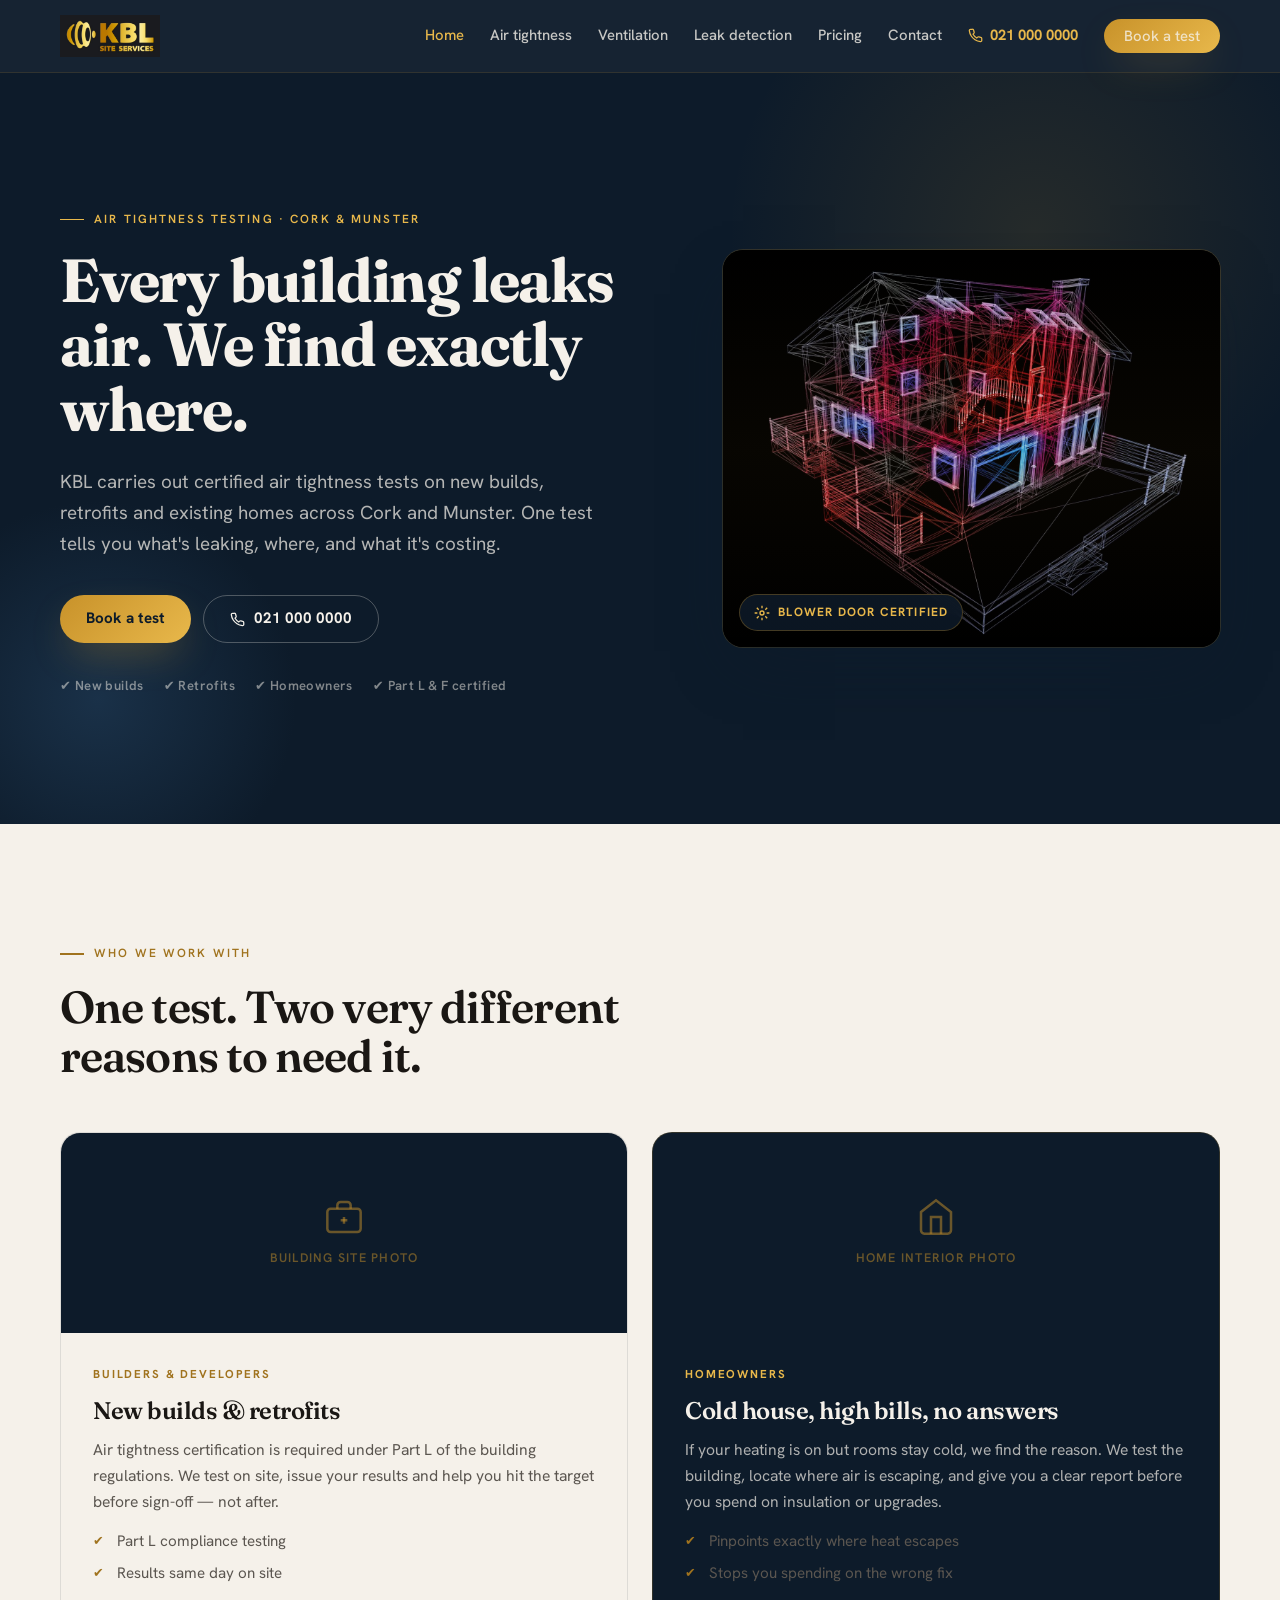
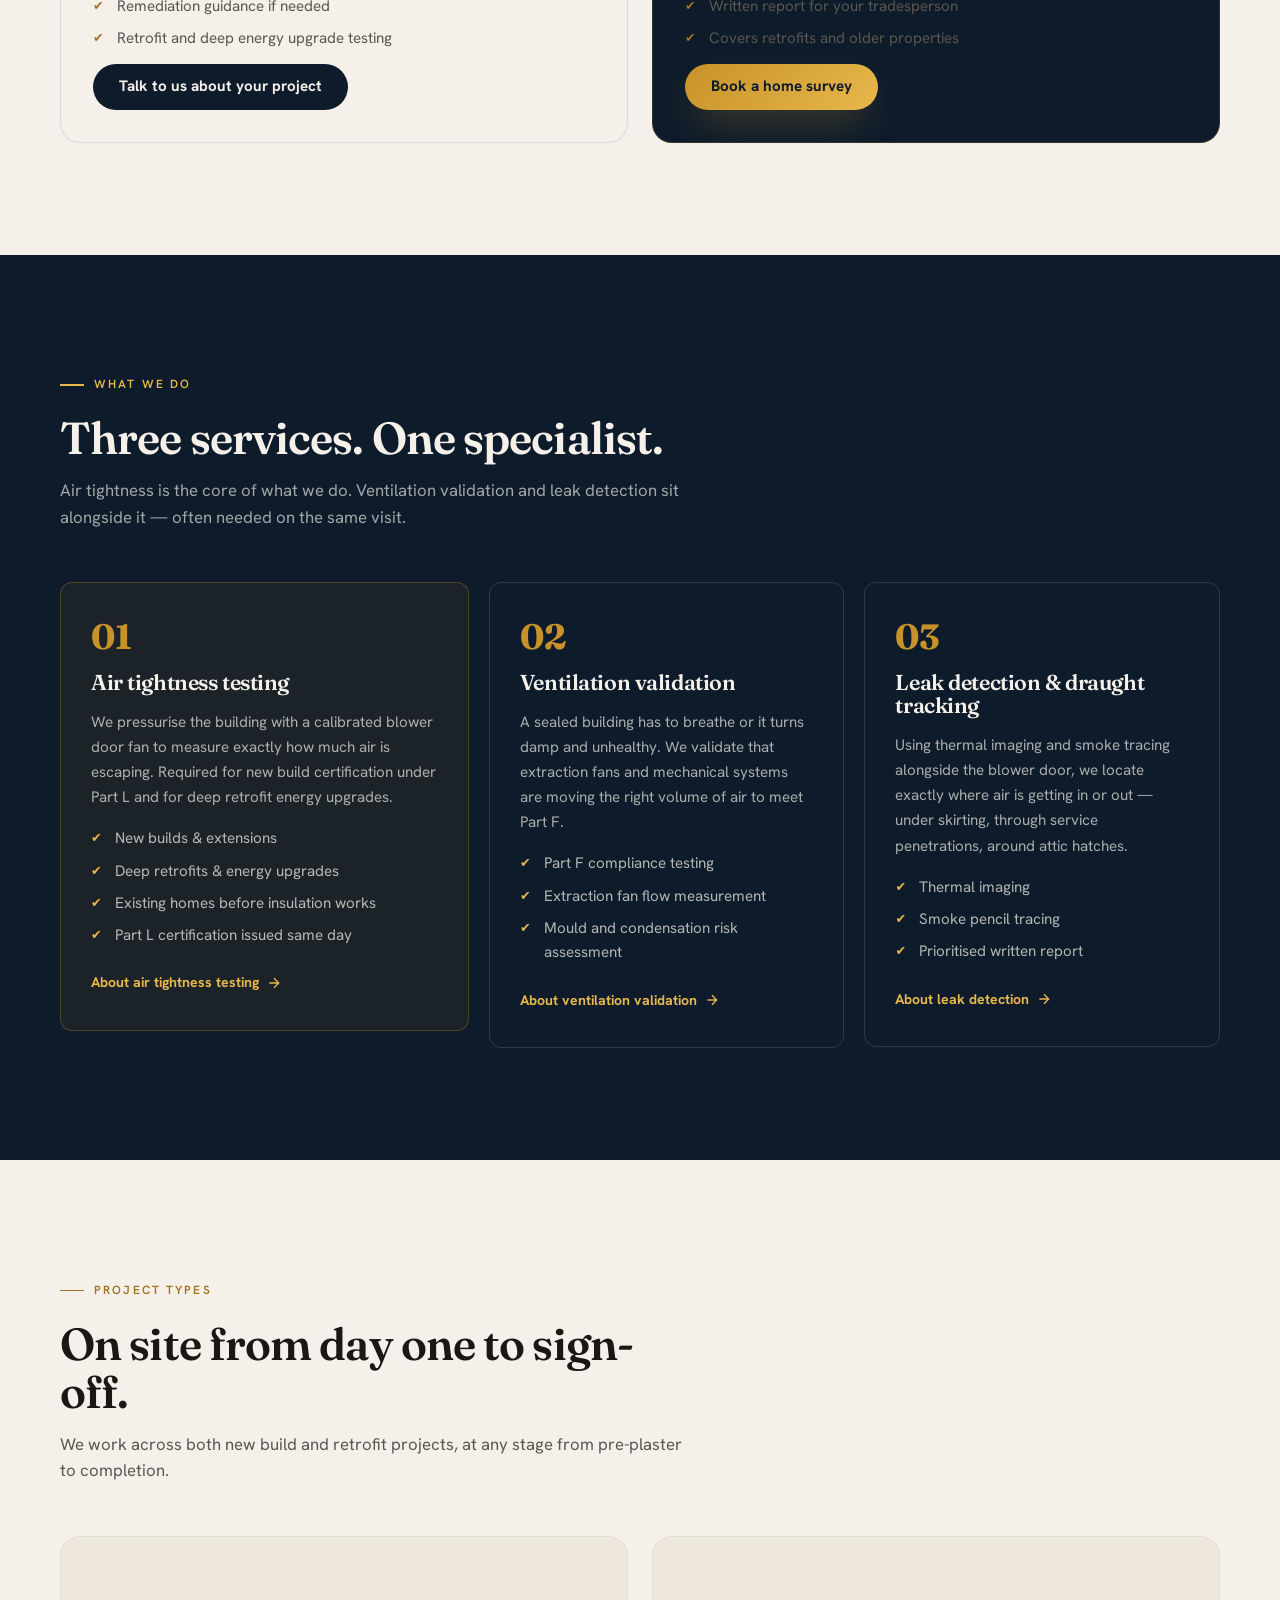
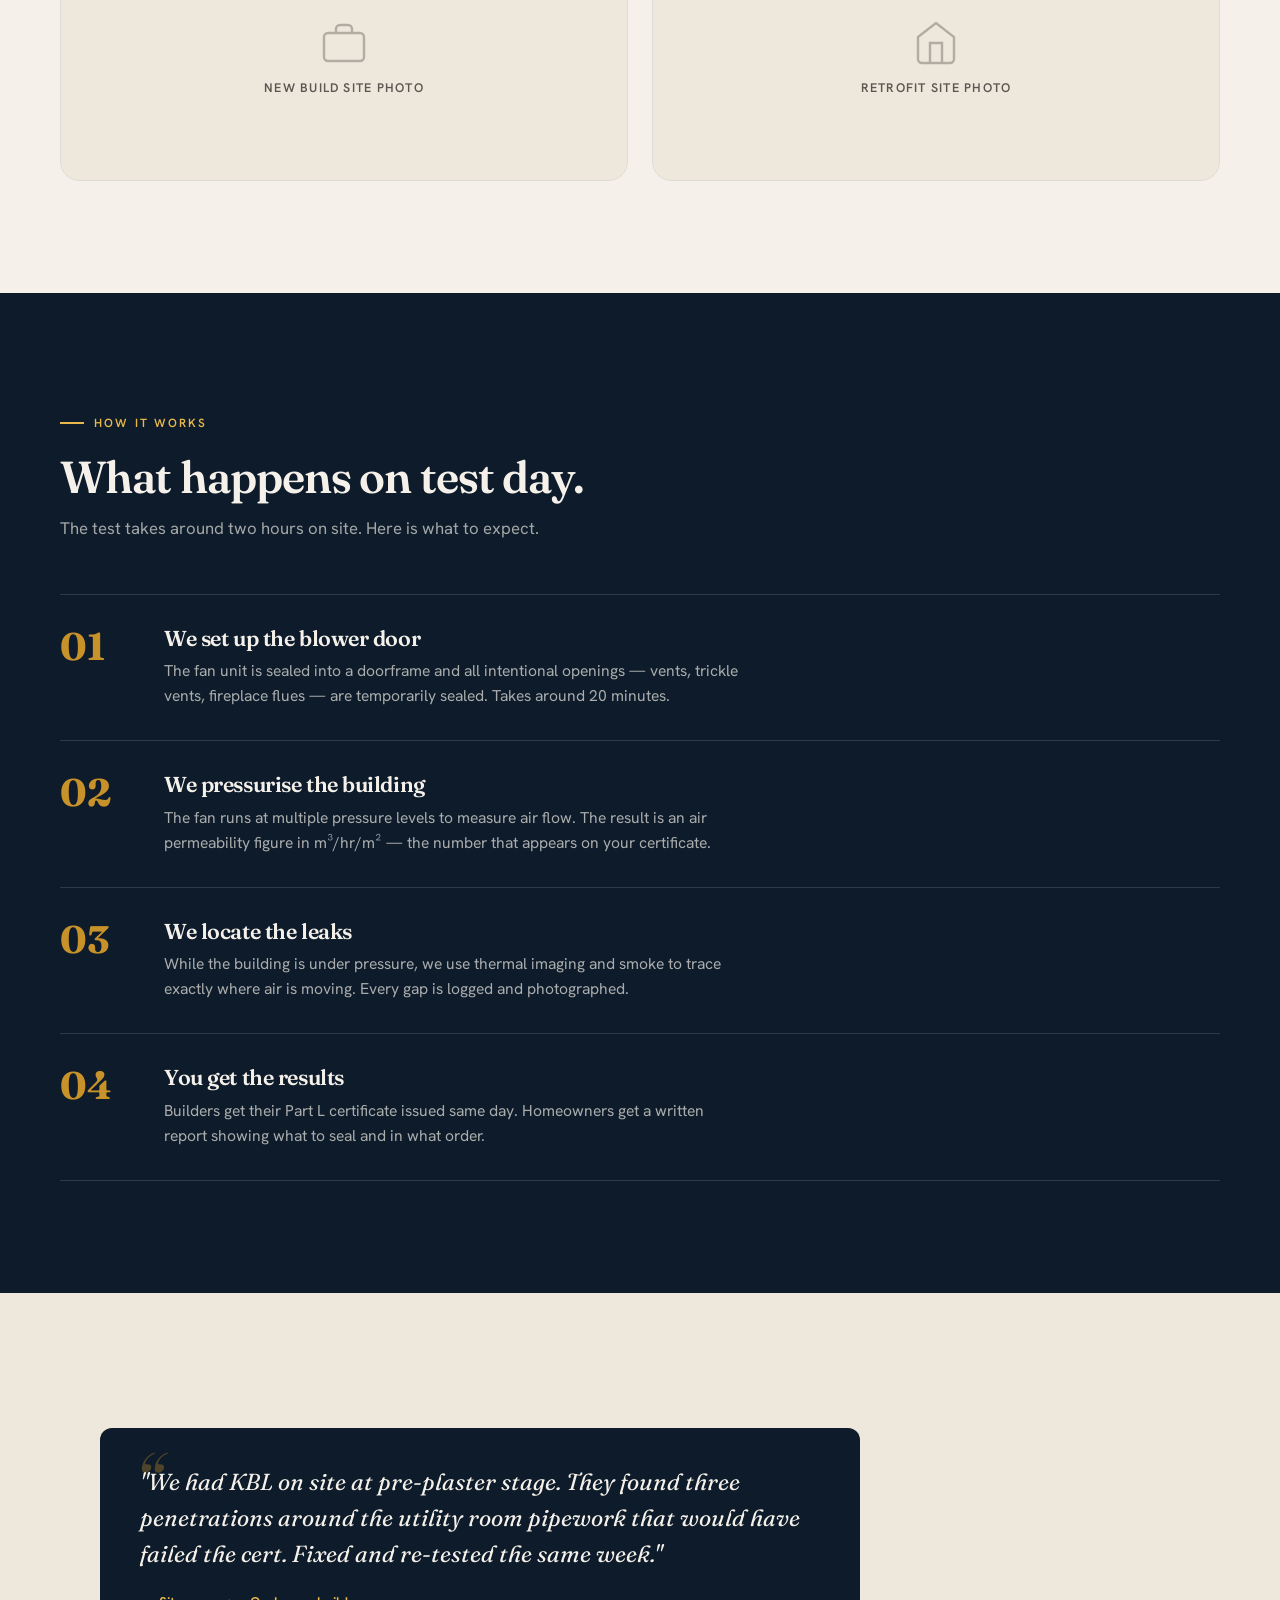
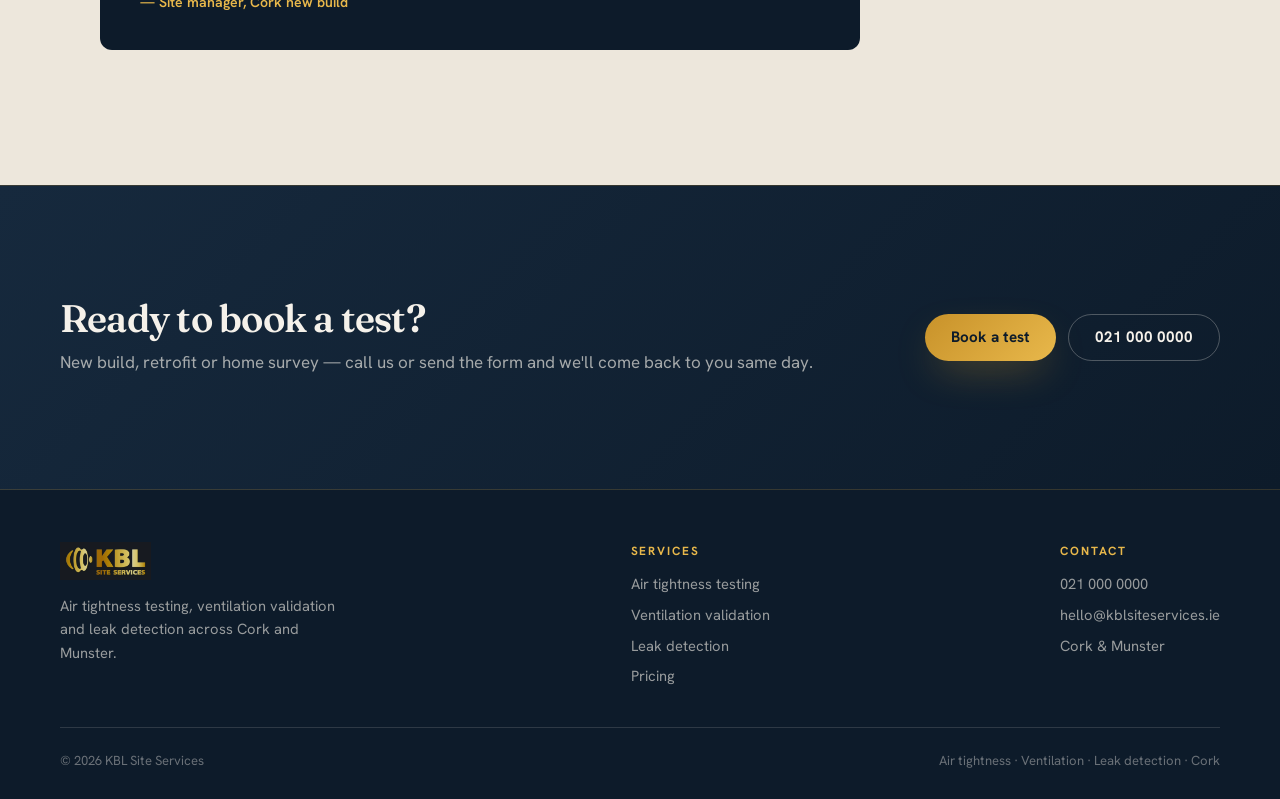
<file: index.html>
<!DOCTYPE html>
<html lang="en-IE">
<head>
<meta charset="UTF-8">
<meta name="viewport" content="width=device-width, initial-scale=1">
<title>KBL Site Services — Air tightness testing, Cork & Munster</title>
<meta name="description" content="Air tightness testing, ventilation validation and leak detection for new builds, retrofits and homeowners across Cork and Munster.">
<link rel="icon" href="favicon.svg" type="image/svg+xml">
<link rel="stylesheet" href="style.css">
</head>
<body>

<header class="site-header">
  <div class="wrap nav">
    <a class="brand" href="index.html">
      <img src="KBL_logo.jpg" alt="KBL Site Services" class="brand__logo">
    </a>
    <nav class="nav__links" id="nav">
      <a href="index.html" class="active">Home</a>
      <a href="air-tightness.html">Air tightness</a>
      <a href="ventilation.html">Ventilation</a>
      <a href="leak-detection.html">Leak detection</a>
      <a href="pricing.html">Pricing</a>
      <a href="contact.html">Contact</a>
      <a class="nav__phone" href="tel:+353000000000">
        <svg width="15" height="15" viewBox="0 0 24 24" fill="none" stroke="currentColor" stroke-width="2"><path d="M22 16.92v3a2 2 0 0 1-2.18 2 19.79 19.79 0 0 1-8.63-3.07 19.5 19.5 0 0 1-6-6 19.79 19.79 0 0 1-3.07-8.67A2 2 0 0 1 4.11 2h3a2 2 0 0 1 2 1.72c.13.96.36 1.9.7 2.81a2 2 0 0 1-.45 2.11L8.09 9.91a16 16 0 0 0 6 6l1.27-1.27a2 2 0 0 1 2.11-.45c.9.34 1.85.57 2.81.7A2 2 0 0 1 22 16.92z"/></svg>
        021 000 0000
      </a>
      <a class="btn btn--primary nav__cta" href="contact.html">Book a test</a>
    </nav>
    <button class="nav__toggle" aria-label="Menu">
      <svg width="24" height="24" viewBox="0 0 24 24" fill="none" stroke="currentColor" stroke-width="2"><line x1="3" y1="6" x2="21" y2="6"/><line x1="3" y1="12" x2="21" y2="12"/><line x1="3" y1="18" x2="21" y2="18"/></svg>
    </button>
  </div>
</header>

<!-- ===================== HERO ===================== -->
<section class="hero">
  <div class="wrap hero__split">
    <div class="hero__content">
      <span class="eyebrow">Air tightness testing · Cork &amp; Munster</span>
      <h1>Every building leaks air. We find exactly where.</h1>
      <p class="hero__sub">
        KBL carries out certified air tightness tests on new builds, retrofits and existing homes across Cork and Munster. One test tells you what's leaking, where, and what it's costing.
      </p>
      <div class="hero__actions">
        <a class="btn btn--primary" href="contact.html">Book a test</a>
        <a class="btn btn--ghost" href="tel:+353000000000">
          <svg width="15" height="15" viewBox="0 0 24 24" fill="none" stroke="currentColor" stroke-width="2"><path d="M22 16.92v3a2 2 0 0 1-2.18 2 19.79 19.79 0 0 1-8.63-3.07 19.5 19.5 0 0 1-6-6 19.79 19.79 0 0 1-3.07-8.67A2 2 0 0 1 4.11 2h3a2 2 0 0 1 2 1.72c.13.96.36 1.9.7 2.81a2 2 0 0 1-.45 2.11L8.09 9.91a16 16 0 0 0 6 6l1.27-1.27a2 2 0 0 1 2.11-.45c.9.34 1.85.57 2.81.7A2 2 0 0 1 22 16.92z"/></svg>
          021 000 0000
        </a>
      </div>
      <div class="trust-row">
        <span>✔ New builds</span>
        <span>✔ Retrofits</span>
        <span>✔ Homeowners</span>
        <span>✔ Part L &amp; F certified</span>
      </div>
    </div>
    <div class="hero__image">
      <div class="hero__image-frame">
        <!-- REPLACE: blower door fan in a doorframe on a building site -->
        <img src="Thermal_Image.png" alt="Thermal scan showing air leakage paths through a building">
        <div class="hero__image-badge">
          <svg width="16" height="16" viewBox="0 0 24 24" fill="none" stroke="currentColor" stroke-width="2"><circle cx="12" cy="12" r="3"/><path d="M12 1v4M12 19v4M4.22 4.22l2.83 2.83M16.95 16.95l2.83 2.83M1 12h4M19 12h4M4.22 19.78l2.83-2.83M16.95 7.05l2.83-2.83"/></svg>
          Blower door certified
        </div>
      </div>
    </div>
  </div>
</section>

<!-- ===================== TWO AUDIENCES ===================== -->
<section class="section audiences">
  <div class="wrap">
    <div class="section-head reveal">
      <span class="eyebrow eyebrow--dark">Who we work with</span>
      <h2>One test. Two very different reasons to need it.</h2>
    </div>
    <div class="audience-grid">

      <div class="audience-card reveal">
        <div class="audience-card__icon">
          <!-- REPLACE: photo of blower door on a building site -->
          <div class="img-placeholder">
            <svg width="40" height="40" viewBox="0 0 24 24" fill="none" stroke="currentColor" stroke-width="1.5"><rect x="2" y="7" width="20" height="14" rx="2"/><path d="M16 7V5a2 2 0 0 0-2-2h-4a2 2 0 0 0-2 2v2"/><line x1="12" y1="12" x2="12" y2="16"/><line x1="10" y1="14" x2="14" y2="14"/></svg>
            <span>Building site photo</span>
          </div>
        </div>
        <div class="audience-card__body">
          <span class="audience-card__label">Builders &amp; developers</span>
          <h3>New builds &amp; retrofits</h3>
          <p>Air tightness certification is required under Part L of the building regulations. We test on site, issue your results and help you hit the target before sign-off — not after.</p>
          <ul class="tick-list">
            <li>Part L compliance testing</li>
            <li>Results same day on site</li>
            <li>Remediation guidance if needed</li>
            <li>Retrofit and deep energy upgrade testing</li>
          </ul>
          <a class="btn btn--dark" href="contact.html">Talk to us about your project</a>
        </div>
      </div>

      <div class="audience-card audience-card--gold reveal">
        <div class="audience-card__icon">
          <!-- REPLACE: thermal image of a home interior showing cold spots -->
          <div class="img-placeholder">
            <svg width="40" height="40" viewBox="0 0 24 24" fill="none" stroke="currentColor" stroke-width="1.5"><path d="M3 9l9-7 9 7v11a2 2 0 0 1-2 2H5a2 2 0 0 1-2-2z"/><polyline points="9 22 9 12 15 12 15 22"/></svg>
            <span>Home interior photo</span>
          </div>
        </div>
        <div class="audience-card__body">
          <span class="audience-card__label">Homeowners</span>
          <h3>Cold house, high bills, no answers</h3>
          <p>If your heating is on but rooms stay cold, we find the reason. We test the building, locate where air is escaping, and give you a clear report before you spend on insulation or upgrades.</p>
          <ul class="tick-list">
            <li>Pinpoints exactly where heat escapes</li>
            <li>Stops you spending on the wrong fix</li>
            <li>Written report for your tradesperson</li>
            <li>Covers retrofits and older properties</li>
          </ul>
          <a class="btn btn--primary" href="contact.html">Book a home survey</a>
        </div>
      </div>

    </div>
  </div>
</section>

<!-- ===================== SERVICES ===================== -->
<section class="section services" style="background: var(--navy);">
  <div class="wrap">
    <div class="section-head reveal">
      <span class="eyebrow">What we do</span>
      <h2 style="color:var(--paper)">Three services. One specialist.</h2>
      <p style="color:rgba(245,241,234,.65)">Air tightness is the core of what we do. Ventilation validation and leak detection sit alongside it — often needed on the same visit.</p>
    </div>
    <div class="services-grid">

      <article class="service-card service-card--featured reveal">
        <div class="service-card__num">01</div>
        <h3>Air tightness testing</h3>
        <p>We pressurise the building with a calibrated blower door fan to measure exactly how much air is escaping. Required for new build certification under Part L and for deep retrofit energy upgrades.</p>
        <ul class="tick-list tick-list--light">
          <li>New builds &amp; extensions</li>
          <li>Deep retrofits &amp; energy upgrades</li>
          <li>Existing homes before insulation works</li>
          <li>Part L certification issued same day</li>
        </ul>
        <a href="air-tightness.html" class="service-card__link">
          About air tightness testing
          <svg width="16" height="16" viewBox="0 0 24 24" fill="none" stroke="currentColor" stroke-width="2"><path d="M5 12h14M12 5l7 7-7 7"/></svg>
        </a>
      </article>

      <article class="service-card reveal">
        <div class="service-card__num">02</div>
        <h3>Ventilation validation</h3>
        <p>A sealed building has to breathe or it turns damp and unhealthy. We validate that extraction fans and mechanical systems are moving the right volume of air to meet Part F.</p>
        <ul class="tick-list tick-list--light">
          <li>Part F compliance testing</li>
          <li>Extraction fan flow measurement</li>
          <li>Mould and condensation risk assessment</li>
        </ul>
        <a href="ventilation.html" class="service-card__link">
          About ventilation validation
          <svg width="16" height="16" viewBox="0 0 24 24" fill="none" stroke="currentColor" stroke-width="2"><path d="M5 12h14M12 5l7 7-7 7"/></svg>
        </a>
      </article>

      <article class="service-card reveal">
        <div class="service-card__num">03</div>
        <h3>Leak detection &amp; draught tracking</h3>
        <p>Using thermal imaging and smoke tracing alongside the blower door, we locate exactly where air is getting in or out — under skirting, through service penetrations, around attic hatches.</p>
        <ul class="tick-list tick-list--light">
          <li>Thermal imaging</li>
          <li>Smoke pencil tracing</li>
          <li>Prioritised written report</li>
        </ul>
        <a href="leak-detection.html" class="service-card__link">
          About leak detection
          <svg width="16" height="16" viewBox="0 0 24 24" fill="none" stroke="currentColor" stroke-width="2"><path d="M5 12h14M12 5l7 7-7 7"/></svg>
        </a>
      </article>

    </div>
  </div>
</section>

<!-- ===================== PROJECT TYPES ===================== -->
<section class="section">
  <div class="wrap">
    <div class="section-head reveal">
      <span class="eyebrow eyebrow--dark">Project types</span>
      <h2>On site from day one to sign-off.</h2>
      <p>We work across both new build and retrofit projects, at any stage from pre-plaster to completion.</p>
    </div>
    <div class="project-grid">
      <div class="project-card reveal">
        <!-- REPLACE: photo of new build site with blower door -->
        <div class="project-card__img img-placeholder img-placeholder--large">
          <svg width="48" height="48" viewBox="0 0 24 24" fill="none" stroke="currentColor" stroke-width="1.2"><rect x="2" y="7" width="20" height="14" rx="2"/><path d="M16 7V5a2 2 0 0 0-2-2h-4a2 2 0 0 0-2 2v2"/></svg>
          <span>New build site photo</span>
        </div>
        <div class="project-card__body">
          <span class="project-card__label">New builds</span>
          <h3>Certification before handover</h3>
          <p>We carry out the air tightness test at pre-completion stage. Pass first time or we advise on exactly what needs sealing before re-test.</p>
        </div>
      </div>
      <div class="project-card reveal">
        <!-- REPLACE: photo of retrofit — insulation being installed or similar -->
        <div class="project-card__img img-placeholder img-placeholder--large">
          <svg width="48" height="48" viewBox="0 0 24 24" fill="none" stroke="currentColor" stroke-width="1.2"><path d="M3 9l9-7 9 7v11a2 2 0 0 1-2 2H5a2 2 0 0 1-2-2z"/><polyline points="9 22 9 12 15 12 15 22"/></svg>
          <span>Retrofit site photo</span>
        </div>
        <div class="project-card__body">
          <span class="project-card__label">Retrofits &amp; upgrades</span>
          <h3>Before and after testing</h3>
          <p>We test before retrofit works begin to set a baseline, and again after to measure improvement and satisfy grant body requirements.</p>
        </div>
      </div>
    </div>
  </div>
</section>

<!-- ===================== PROCESS ===================== -->
<section class="section process">
  <div class="wrap">
    <div class="section-head reveal">
      <span class="eyebrow">How it works</span>
      <h2 style="color:var(--paper)">What happens on test day.</h2>
      <p style="color:rgba(245,241,234,.65)">The test takes around two hours on site. Here is what to expect.</p>
    </div>
    <div class="steps">
      <div class="step reveal">
        <div class="step__num">01</div>
        <div>
          <h3>We set up the blower door</h3>
          <p>The fan unit is sealed into a doorframe and all intentional openings — vents, trickle vents, fireplace flues — are temporarily sealed. Takes around 20 minutes.</p>
        </div>
      </div>
      <div class="step reveal">
        <div class="step__num">02</div>
        <div>
          <h3>We pressurise the building</h3>
          <p>The fan runs at multiple pressure levels to measure air flow. The result is an air permeability figure in m³/hr/m² — the number that appears on your certificate.</p>
        </div>
      </div>
      <div class="step reveal">
        <div class="step__num">03</div>
        <div>
          <h3>We locate the leaks</h3>
          <p>While the building is under pressure, we use thermal imaging and smoke to trace exactly where air is moving. Every gap is logged and photographed.</p>
        </div>
      </div>
      <div class="step reveal">
        <div class="step__num">04</div>
        <div>
          <h3>You get the results</h3>
          <p>Builders get their Part L certificate issued same day. Homeowners get a written report showing what to seal and in what order.</p>
        </div>
      </div>
    </div>
  </div>
</section>

<!-- ===================== TESTIMONIAL ===================== -->
<section class="section" style="background:var(--paper-2)">
  <div class="wrap">
    <blockquote class="reveal">
      "We had KBL on site at pre-plaster stage. They found three penetrations around the utility room pipework that would have failed the cert. Fixed and re-tested the same week."
      <cite>— Site manager, Cork new build</cite>
    </blockquote>
  </div>
</section>

<!-- ===================== CTA ===================== -->
<section class="section cta-band">
  <div class="wrap">
    <div>
      <h2>Ready to book a test?</h2>
      <p>New build, retrofit or home survey — call us or send the form and we'll come back to you same day.</p>
    </div>
    <div style="display:flex;gap:12px;flex-wrap:wrap">
      <a class="btn btn--primary" href="contact.html">Book a test</a>
      <a class="btn btn--ghost" href="tel:+353000000000">021 000 0000</a>
    </div>
  </div>
</section>

<footer class="site-footer">
  <div class="wrap">
    <div class="footer-top">
      <div class="footer-col">
        <a class="brand" href="index.html" style="margin-bottom:14px">
          <img src="KBL_logo.jpg" alt="KBL Site Services" class="brand__logo brand__logo--footer">
        </a>
        <p style="max-width:280px">Air tightness testing, ventilation validation and leak detection across Cork and Munster.</p>
      </div>
      <div class="footer-col">
        <h4>Services</h4>
        <a href="air-tightness.html">Air tightness testing</a>
        <a href="ventilation.html">Ventilation validation</a>
        <a href="leak-detection.html">Leak detection</a>
        <a href="pricing.html">Pricing</a>
      </div>
      <div class="footer-col">
        <h4>Contact</h4>
        <a href="tel:+353000000000">021 000 0000</a>
        <a href="mailto:hello@kblsiteservices.ie">hello@kblsiteservices.ie</a>
        <p>Cork &amp; Munster</p>
      </div>
    </div>
    <div class="footer-bottom">
      <span>© 2026 KBL Site Services</span>
      <span>Air tightness · Ventilation · Leak detection · Cork</span>
    </div>
  </div>
</footer>

<script src="main.js"></script>
</body>
</html>
</file>
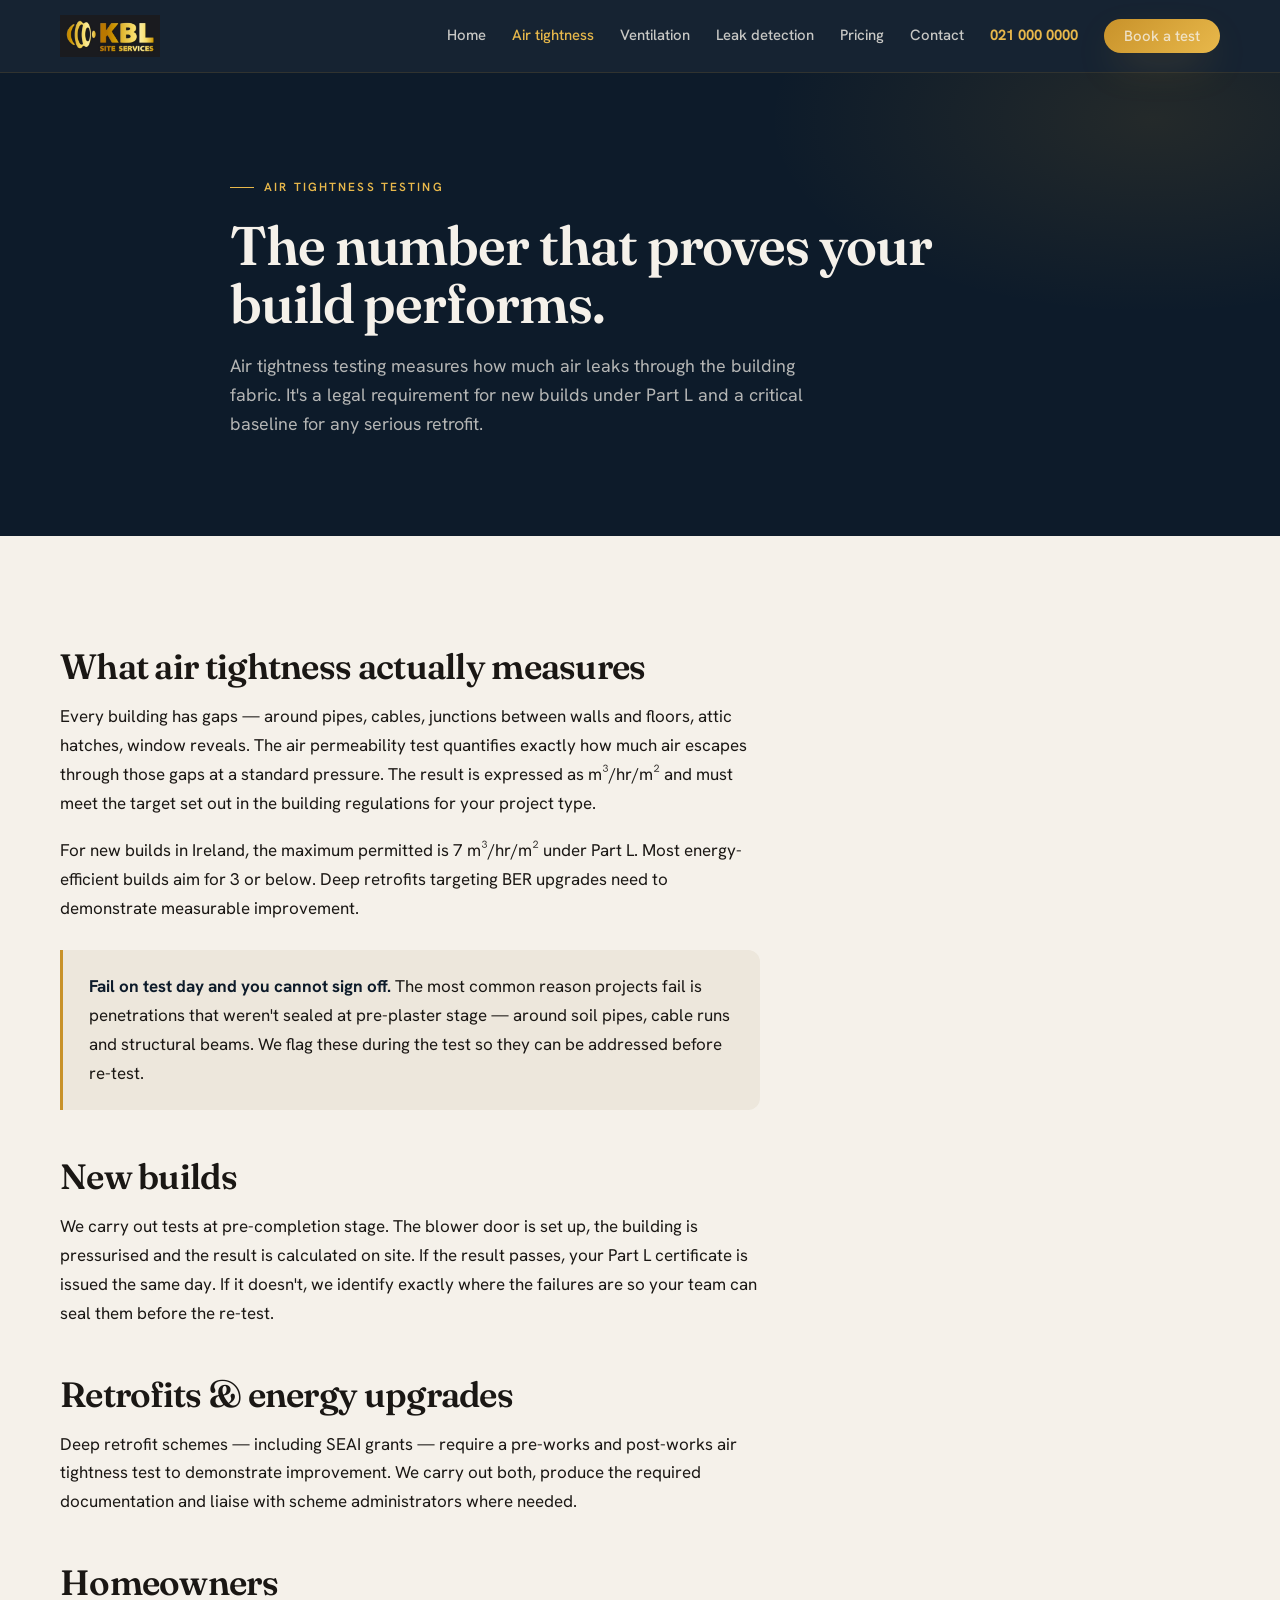
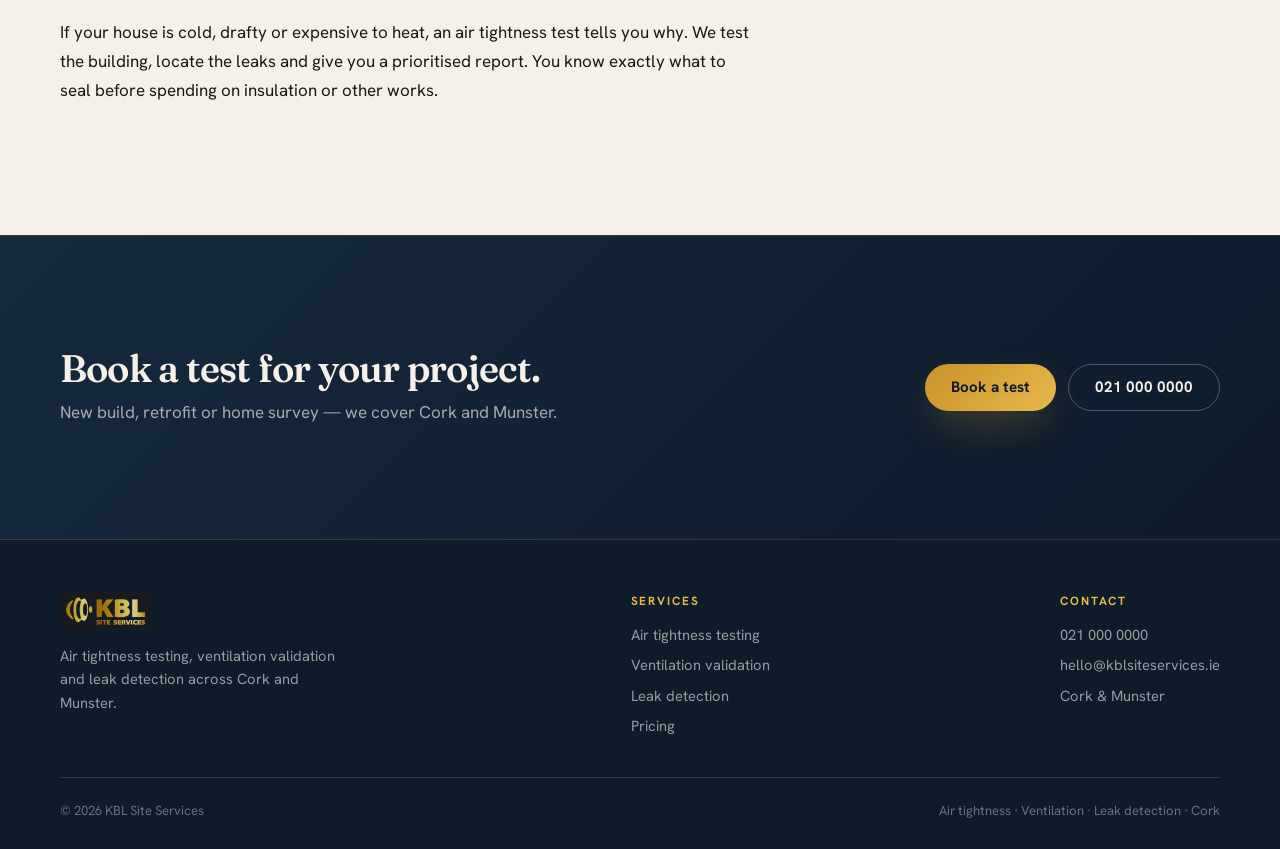
<file: air-tightness.html>
<!DOCTYPE html>
<html lang="en-IE">
<head>
<meta charset="UTF-8">
<meta name="viewport" content="width=device-width, initial-scale=1">
<title>Air tightness testing — KBL Site Services</title>
<meta name="description" content="Certified air tightness testing for new builds, retrofits and homeowners across Cork and Munster. Part L compliance, same-day results.">
<link rel="icon" href="favicon.svg" type="image/svg+xml">
<link rel="stylesheet" href="style.css">
</head>
<body>

<header class="site-header">
  <div class="wrap nav">
    <a class="brand" href="index.html">
      <img src="KBL_logo.jpg" alt="KBL Site Services" class="brand__logo">
    </a>
    <nav class="nav__links" id="nav">
      <a href="index.html">Home</a>
      <a href="air-tightness.html" class="active">Air tightness</a>
      <a href="ventilation.html">Ventilation</a>
      <a href="leak-detection.html">Leak detection</a>
      <a href="pricing.html">Pricing</a>
      <a href="contact.html">Contact</a>
      <a class="nav__phone" href="tel:+353000000000">021 000 0000</a>
      <a class="btn btn--primary nav__cta" href="contact.html">Book a test</a>
    </nav>
    <button class="nav__toggle" aria-label="Menu">
      <svg width="24" height="24" viewBox="0 0 24 24" fill="none" stroke="currentColor" stroke-width="2"><line x1="3" y1="6" x2="21" y2="6"/><line x1="3" y1="12" x2="21" y2="12"/><line x1="3" y1="18" x2="21" y2="18"/></svg>
    </button>
  </div>
</header>

<section class="pagehead">
  <div class="wrap">
    <span class="eyebrow">Air tightness testing</span>
    <h1>The number that proves your build performs.</h1>
    <p>Air tightness testing measures how much air leaks through the building fabric. It's a legal requirement for new builds under Part L and a critical baseline for any serious retrofit.</p>
  </div>
</section>

<section class="section">
  <div class="wrap">
    <div class="prose reveal">
      <h2>What air tightness actually measures</h2>
      <p>Every building has gaps — around pipes, cables, junctions between walls and floors, attic hatches, window reveals. The air permeability test quantifies exactly how much air escapes through those gaps at a standard pressure. The result is expressed as m³/hr/m² and must meet the target set out in the building regulations for your project type.</p>
      <p>For new builds in Ireland, the maximum permitted is 7 m³/hr/m² under Part L. Most energy-efficient builds aim for 3 or below. Deep retrofits targeting BER upgrades need to demonstrate measurable improvement.</p>

      <div class="callout">
        <p style="margin:0"><strong>Fail on test day and you cannot sign off.</strong> The most common reason projects fail is penetrations that weren't sealed at pre-plaster stage — around soil pipes, cable runs and structural beams. We flag these during the test so they can be addressed before re-test.</p>
      </div>

      <h2>New builds</h2>
      <p>We carry out tests at pre-completion stage. The blower door is set up, the building is pressurised and the result is calculated on site. If the result passes, your Part L certificate is issued the same day. If it doesn't, we identify exactly where the failures are so your team can seal them before the re-test.</p>

      <h2>Retrofits &amp; energy upgrades</h2>
      <p>Deep retrofit schemes — including SEAI grants — require a pre-works and post-works air tightness test to demonstrate improvement. We carry out both, produce the required documentation and liaise with scheme administrators where needed.</p>

      <h2>Homeowners</h2>
      <p>If your house is cold, drafty or expensive to heat, an air tightness test tells you why. We test the building, locate the leaks and give you a prioritised report. You know exactly what to seal before spending on insulation or other works.</p>
    </div>
  </div>
</section>

<section class="section cta-band">
  <div class="wrap">
    <div>
      <h2>Book a test for your project.</h2>
      <p>New build, retrofit or home survey — we cover Cork and Munster.</p>
    </div>
    <div style="display:flex;gap:12px;flex-wrap:wrap">
      <a class="btn btn--primary" href="contact.html">Book a test</a>
      <a class="btn btn--ghost" href="tel:+353000000000">021 000 0000</a>
    </div>
  </div>
</section>

<footer class="site-footer">
  <div class="wrap">
    <div class="footer-top">
      <div class="footer-col">
        <a class="brand" href="index.html" style="margin-bottom:14px">
          <img src="KBL_logo.jpg" alt="KBL Site Services" class="brand__logo brand__logo--footer">
        </a>
        <p style="max-width:280px">Air tightness testing, ventilation validation and leak detection across Cork and Munster.</p>
      </div>
      <div class="footer-col">
        <h4>Services</h4>
        <a href="air-tightness.html">Air tightness testing</a>
        <a href="ventilation.html">Ventilation validation</a>
        <a href="leak-detection.html">Leak detection</a>
        <a href="pricing.html">Pricing</a>
      </div>
      <div class="footer-col">
        <h4>Contact</h4>
        <a href="tel:+353000000000">021 000 0000</a>
        <a href="mailto:hello@kblsiteservices.ie">hello@kblsiteservices.ie</a>
        <p>Cork &amp; Munster</p>
      </div>
    </div>
    <div class="footer-bottom">
      <span>© 2026 KBL Site Services</span>
      <span>Air tightness · Ventilation · Leak detection · Cork</span>
    </div>
  </div>
</footer>

<script src="main.js"></script>
</body>
</html>
</file>
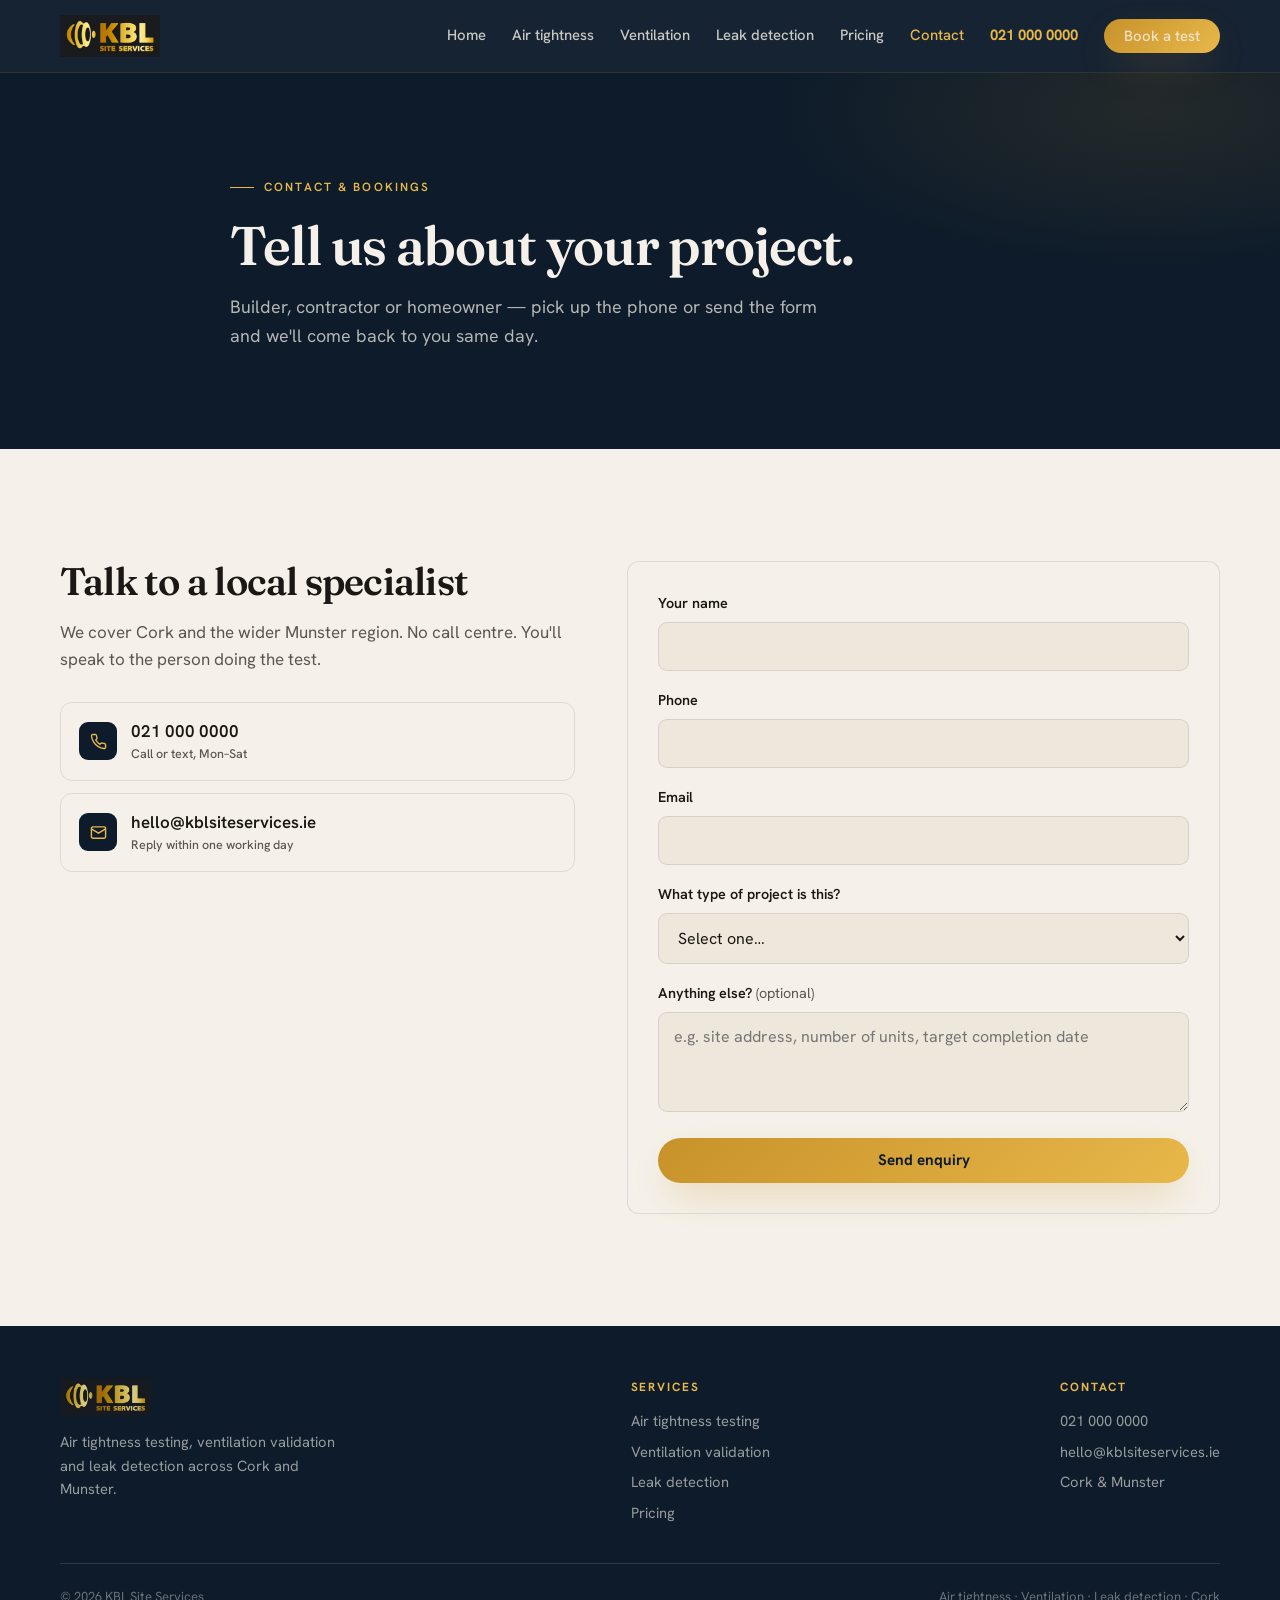
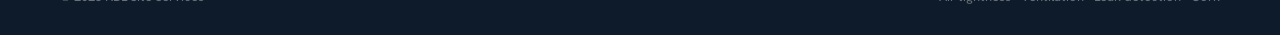
<file: contact.html>
<!DOCTYPE html>
<html lang="en-IE">
<head>
<meta charset="UTF-8">
<meta name="viewport" content="width=device-width, initial-scale=1">
<title>Contact & book a test — KBL Site Services</title>
<meta name="description" content="Book an air tightness test, ventilation validation or home survey with KBL Site Services. Cork and Munster.">
<link rel="icon" href="favicon.svg" type="image/svg+xml">
<link rel="stylesheet" href="style.css">
</head>
<body>

<header class="site-header">
  <div class="wrap nav">
    <a class="brand" href="index.html">
      <img src="KBL_logo.jpg" alt="KBL Site Services" class="brand__logo">
    </a>
    <nav class="nav__links" id="nav">
      <a href="index.html">Home</a>
      <a href="air-tightness.html">Air tightness</a>
      <a href="ventilation.html">Ventilation</a>
      <a href="leak-detection.html">Leak detection</a>
      <a href="pricing.html">Pricing</a>
      <a href="contact.html" class="active">Contact</a>
      <a class="nav__phone" href="tel:+353000000000">021 000 0000</a>
      <a class="btn btn--primary nav__cta" href="contact.html">Book a test</a>
    </nav>
    <button class="nav__toggle" aria-label="Menu">
      <svg width="24" height="24" viewBox="0 0 24 24" fill="none" stroke="currentColor" stroke-width="2"><line x1="3" y1="6" x2="21" y2="6"/><line x1="3" y1="12" x2="21" y2="12"/><line x1="3" y1="18" x2="21" y2="18"/></svg>
    </button>
  </div>
</header>

<section class="pagehead">
  <div class="wrap">
    <span class="eyebrow">Contact &amp; bookings</span>
    <h1>Tell us about your project.</h1>
    <p>Builder, contractor or homeowner — pick up the phone or send the form and we'll come back to you same day.</p>
  </div>
</section>

<section class="section">
  <div class="wrap contact-grid">
    <aside class="contact-aside reveal">
      <h2>Talk to a local specialist</h2>
      <p>We cover Cork and the wider Munster region. No call centre. You'll speak to the person doing the test.</p>
      <div class="contact-direct">
        <a href="tel:+353000000000">
          <span class="ico"><svg width="17" height="17" viewBox="0 0 24 24" fill="none" stroke="currentColor" stroke-width="2"><path d="M22 16.92v3a2 2 0 0 1-2.18 2 19.79 19.79 0 0 1-8.63-3.07 19.5 19.5 0 0 1-6-6 19.79 19.79 0 0 1-3.07-8.67A2 2 0 0 1 4.11 2h3a2 2 0 0 1 2 1.72c.13.96.36 1.9.7 2.81a2 2 0 0 1-.45 2.11L8.09 9.91a16 16 0 0 0 6 6l1.27-1.27a2 2 0 0 1 2.11-.45c.9.34 1.85.57 2.81.7A2 2 0 0 1 22 16.92z"/></svg></span>
          <span>021 000 0000<small>Call or text, Mon–Sat</small></span>
        </a>
        <a href="mailto:hello@kblsiteservices.ie">
          <span class="ico"><svg width="17" height="17" viewBox="0 0 24 24" fill="none" stroke="currentColor" stroke-width="2"><rect x="2" y="4" width="20" height="16" rx="2"/><path d="m2 7 10 6 10-6"/></svg></span>
          <span>hello@kblsiteservices.ie<small>Reply within one working day</small></span>
        </a>
      </div>
    </aside>

    <div class="reveal">
      <form class="form" id="survey-form" novalidate>
        <div class="field">
          <label for="name">Your name</label>
          <input type="text" id="name" name="name" autocomplete="name">
          <span class="field__msg">Please enter your name.</span>
        </div>
        <div class="field">
          <label for="phone">Phone</label>
          <input type="tel" id="phone" name="phone" autocomplete="tel">
          <span class="field__msg">Please enter a number we can reach you on.</span>
        </div>
        <div class="field">
          <label for="email">Email</label>
          <input type="email" id="email" name="email" autocomplete="email">
          <span class="field__msg">Please enter a valid email address.</span>
        </div>
        <div class="field">
          <label for="project">What type of project is this?</label>
          <select id="project" name="project">
            <option value="">Select one…</option>
            <option value="new-build">New build — Part L certification</option>
            <option value="retrofit">Retrofit or energy upgrade</option>
            <option value="home-survey">Home survey — cold rooms or high bills</option>
            <option value="ventilation">Ventilation validation</option>
            <option value="other">Something else</option>
          </select>
          <span class="field__msg">Please choose the closest match.</span>
        </div>
        <div class="field">
          <label for="message">Anything else? <span style="font-weight:400;color:var(--muted)">(optional)</span></label>
          <textarea id="message" name="message" placeholder="e.g. site address, number of units, target completion date"></textarea>
        </div>
        <button type="submit" class="btn btn--primary" style="width:100%;justify-content:center">Send enquiry</button>
        <p class="form__status">Thanks. Your email app should open with the details ready to send. If it doesn't, call us on 021 000 0000.</p>
      </form>
    </div>
  </div>
</section>

<footer class="site-footer">
  <div class="wrap">
    <div class="footer-top">
      <div class="footer-col">
        <a class="brand" href="index.html" style="margin-bottom:14px">
          <img src="KBL_logo.jpg" alt="KBL Site Services" class="brand__logo brand__logo--footer">
        </a>
        <p style="max-width:280px">Air tightness testing, ventilation validation and leak detection across Cork and Munster.</p>
      </div>
      <div class="footer-col">
        <h4>Services</h4>
        <a href="air-tightness.html">Air tightness testing</a>
        <a href="ventilation.html">Ventilation validation</a>
        <a href="leak-detection.html">Leak detection</a>
        <a href="pricing.html">Pricing</a>
      </div>
      <div class="footer-col">
        <h4>Contact</h4>
        <a href="tel:+353000000000">021 000 0000</a>
        <a href="mailto:hello@kblsiteservices.ie">hello@kblsiteservices.ie</a>
        <p>Cork &amp; Munster</p>
      </div>
    </div>
    <div class="footer-bottom">
      <span>© 2026 KBL Site Services</span>
      <span>Air tightness · Ventilation · Leak detection · Cork</span>
    </div>
  </div>
</footer>

<script src="main.js"></script>
</body>
</html>
</file>
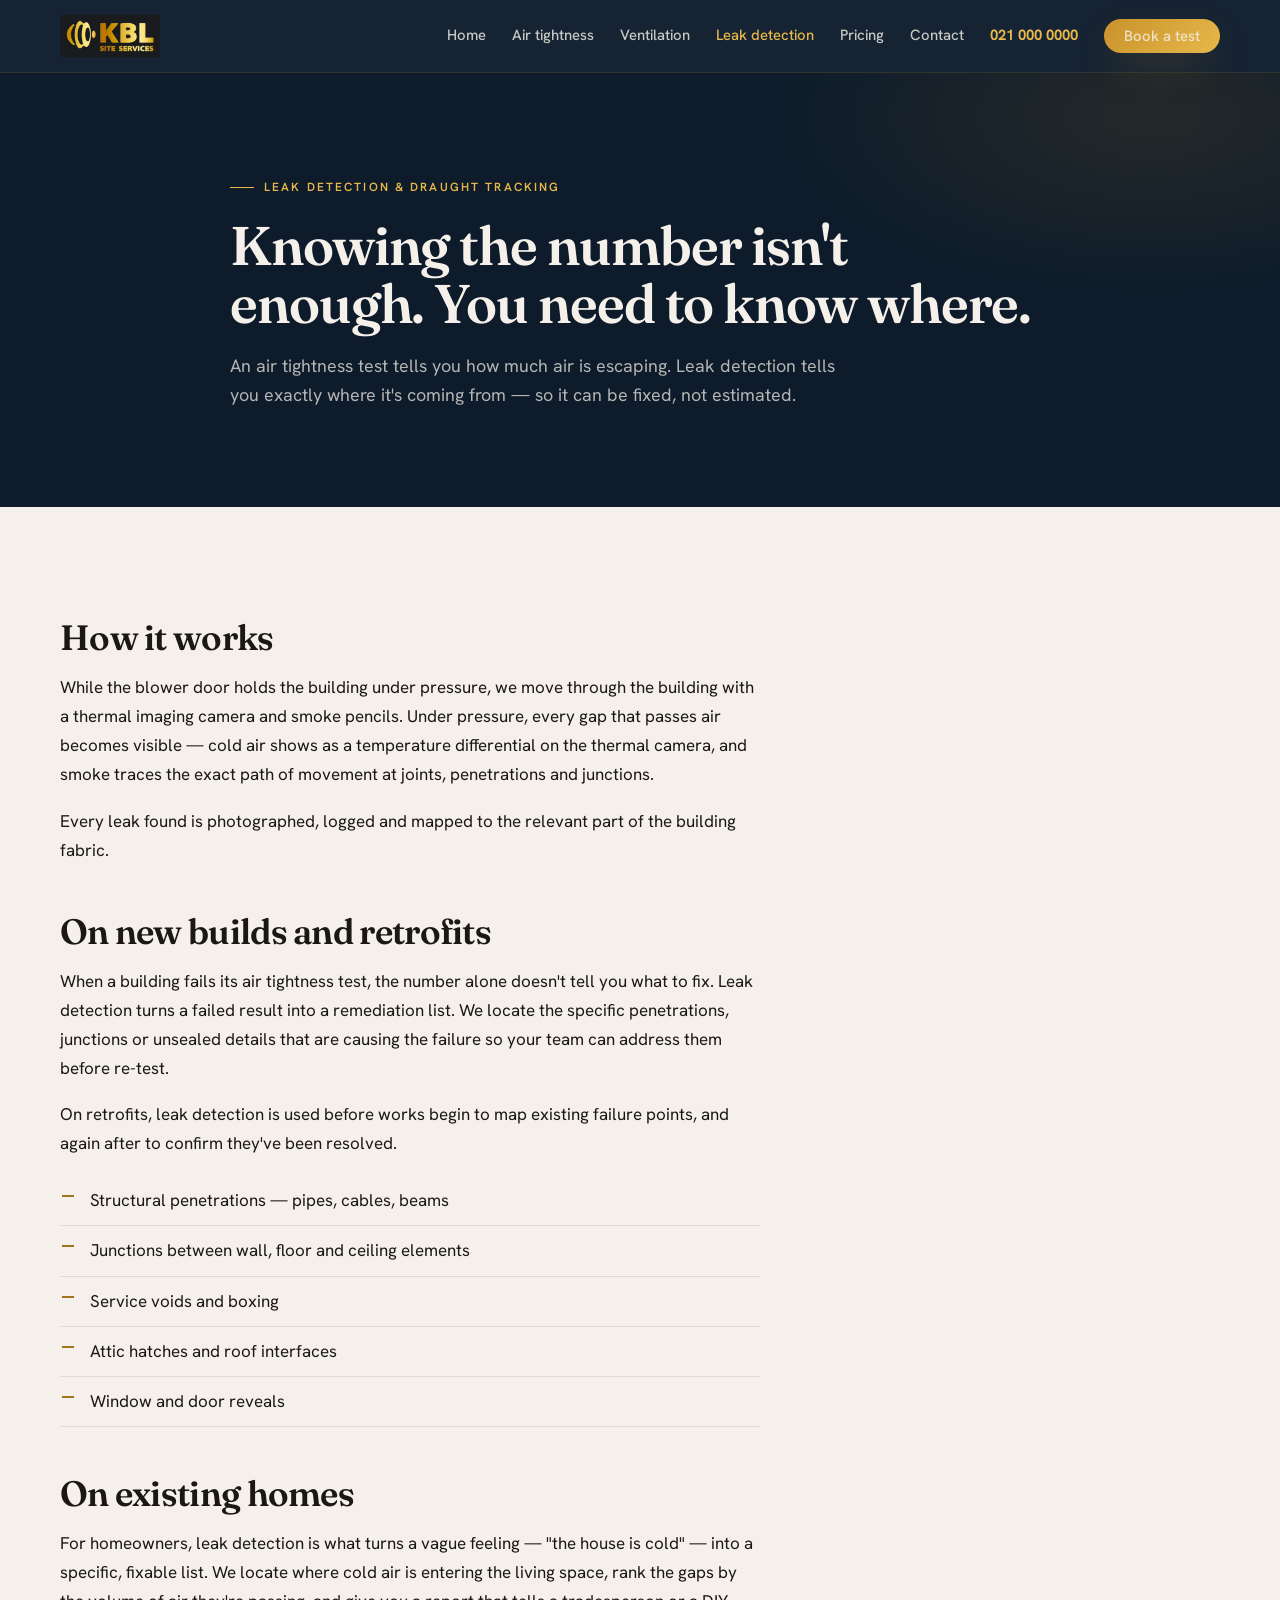
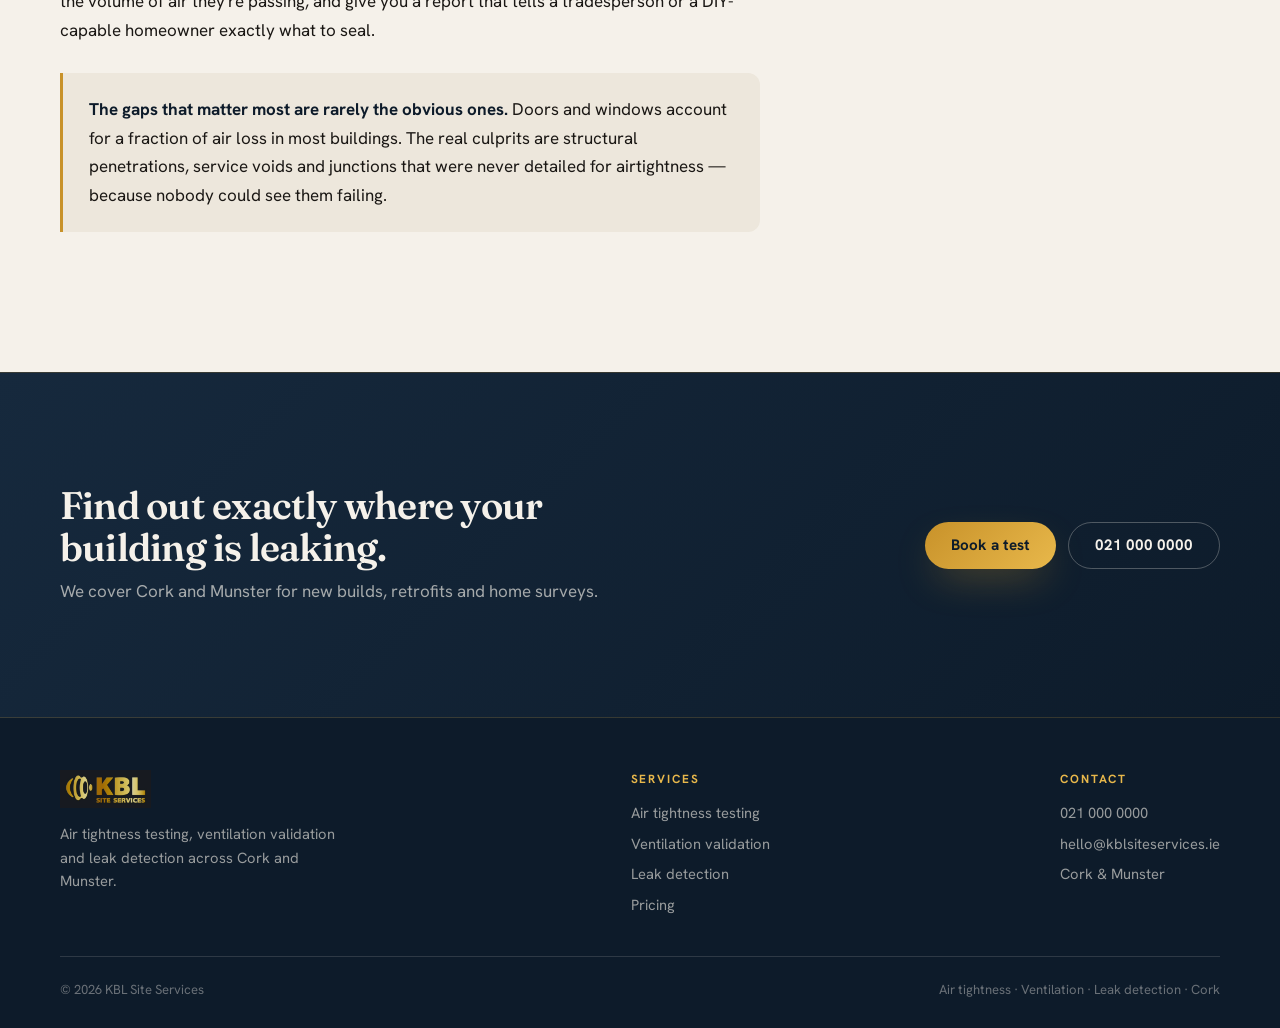
<file: leak-detection.html>
<!DOCTYPE html>
<html lang="en-IE">
<head>
<meta charset="UTF-8">
<meta name="viewport" content="width=device-width, initial-scale=1">
<title>Leak detection & draught tracking — KBL Site Services</title>
<meta name="description" content="Thermal imaging and smoke tracing to locate exactly where air is entering or escaping. Used alongside air tightness testing on new builds, retrofits and homes.">
<link rel="icon" href="favicon.svg" type="image/svg+xml">
<link rel="stylesheet" href="style.css">
</head>
<body>

<header class="site-header">
  <div class="wrap nav">
    <a class="brand" href="index.html">
      <img src="KBL_logo.jpg" alt="KBL Site Services" class="brand__logo">
    </a>
    <nav class="nav__links" id="nav">
      <a href="index.html">Home</a>
      <a href="air-tightness.html">Air tightness</a>
      <a href="ventilation.html">Ventilation</a>
      <a href="leak-detection.html" class="active">Leak detection</a>
      <a href="pricing.html">Pricing</a>
      <a href="contact.html">Contact</a>
      <a class="nav__phone" href="tel:+353000000000">021 000 0000</a>
      <a class="btn btn--primary nav__cta" href="contact.html">Book a test</a>
    </nav>
    <button class="nav__toggle" aria-label="Menu">
      <svg width="24" height="24" viewBox="0 0 24 24" fill="none" stroke="currentColor" stroke-width="2"><line x1="3" y1="6" x2="21" y2="6"/><line x1="3" y1="12" x2="21" y2="12"/><line x1="3" y1="18" x2="21" y2="18"/></svg>
    </button>
  </div>
</header>

<section class="pagehead">
  <div class="wrap">
    <span class="eyebrow">Leak detection &amp; draught tracking</span>
    <h1>Knowing the number isn't enough. You need to know where.</h1>
    <p>An air tightness test tells you how much air is escaping. Leak detection tells you exactly where it's coming from — so it can be fixed, not estimated.</p>
  </div>
</section>

<section class="section">
  <div class="wrap">
    <div class="prose reveal">

      <h2>How it works</h2>
      <p>While the blower door holds the building under pressure, we move through the building with a thermal imaging camera and smoke pencils. Under pressure, every gap that passes air becomes visible — cold air shows as a temperature differential on the thermal camera, and smoke traces the exact path of movement at joints, penetrations and junctions.</p>
      <p>Every leak found is photographed, logged and mapped to the relevant part of the building fabric.</p>

      <h2>On new builds and retrofits</h2>
      <p>When a building fails its air tightness test, the number alone doesn't tell you what to fix. Leak detection turns a failed result into a remediation list. We locate the specific penetrations, junctions or unsealed details that are causing the failure so your team can address them before re-test.</p>
      <p>On retrofits, leak detection is used before works begin to map existing failure points, and again after to confirm they've been resolved.</p>

      <ul>
        <li>Structural penetrations — pipes, cables, beams</li>
        <li>Junctions between wall, floor and ceiling elements</li>
        <li>Service voids and boxing</li>
        <li>Attic hatches and roof interfaces</li>
        <li>Window and door reveals</li>
      </ul>

      <h2>On existing homes</h2>
      <p>For homeowners, leak detection is what turns a vague feeling — "the house is cold" — into a specific, fixable list. We locate where cold air is entering the living space, rank the gaps by the volume of air they're passing, and give you a report that tells a tradesperson or a DIY-capable homeowner exactly what to seal.</p>

      <div class="callout">
        <p style="margin:0"><strong>The gaps that matter most are rarely the obvious ones.</strong> Doors and windows account for a fraction of air loss in most buildings. The real culprits are structural penetrations, service voids and junctions that were never detailed for airtightness — because nobody could see them failing.</p>
      </div>

    </div>
  </div>
</section>

<section class="section cta-band">
  <div class="wrap">
    <div>
      <h2>Find out exactly where your building is leaking.</h2>
      <p>We cover Cork and Munster for new builds, retrofits and home surveys.</p>
    </div>
    <div style="display:flex;gap:12px;flex-wrap:wrap">
      <a class="btn btn--primary" href="contact.html">Book a test</a>
      <a class="btn btn--ghost" href="tel:+353000000000">021 000 0000</a>
    </div>
  </div>
</section>

<footer class="site-footer">
  <div class="wrap">
    <div class="footer-top">
      <div class="footer-col">
        <a class="brand" href="index.html" style="margin-bottom:14px">
          <img src="KBL_logo.jpg" alt="KBL Site Services" class="brand__logo brand__logo--footer">
        </a>
        <p style="max-width:280px">Air tightness testing, ventilation validation and leak detection across Cork and Munster.</p>
      </div>
      <div class="footer-col">
        <h4>Services</h4>
        <a href="air-tightness.html">Air tightness testing</a>
        <a href="ventilation.html">Ventilation validation</a>
        <a href="leak-detection.html">Leak detection</a>
        <a href="pricing.html">Pricing</a>
      </div>
      <div class="footer-col">
        <h4>Contact</h4>
        <a href="tel:+353000000000">021 000 0000</a>
        <a href="mailto:hello@kblsiteservices.ie">hello@kblsiteservices.ie</a>
        <p>Cork &amp; Munster</p>
      </div>
    </div>
    <div class="footer-bottom">
      <span>© 2026 KBL Site Services</span>
      <span>Air tightness · Ventilation · Leak detection · Cork</span>
    </div>
  </div>
</footer>

<script src="main.js"></script>
</body>
</html>
</file>
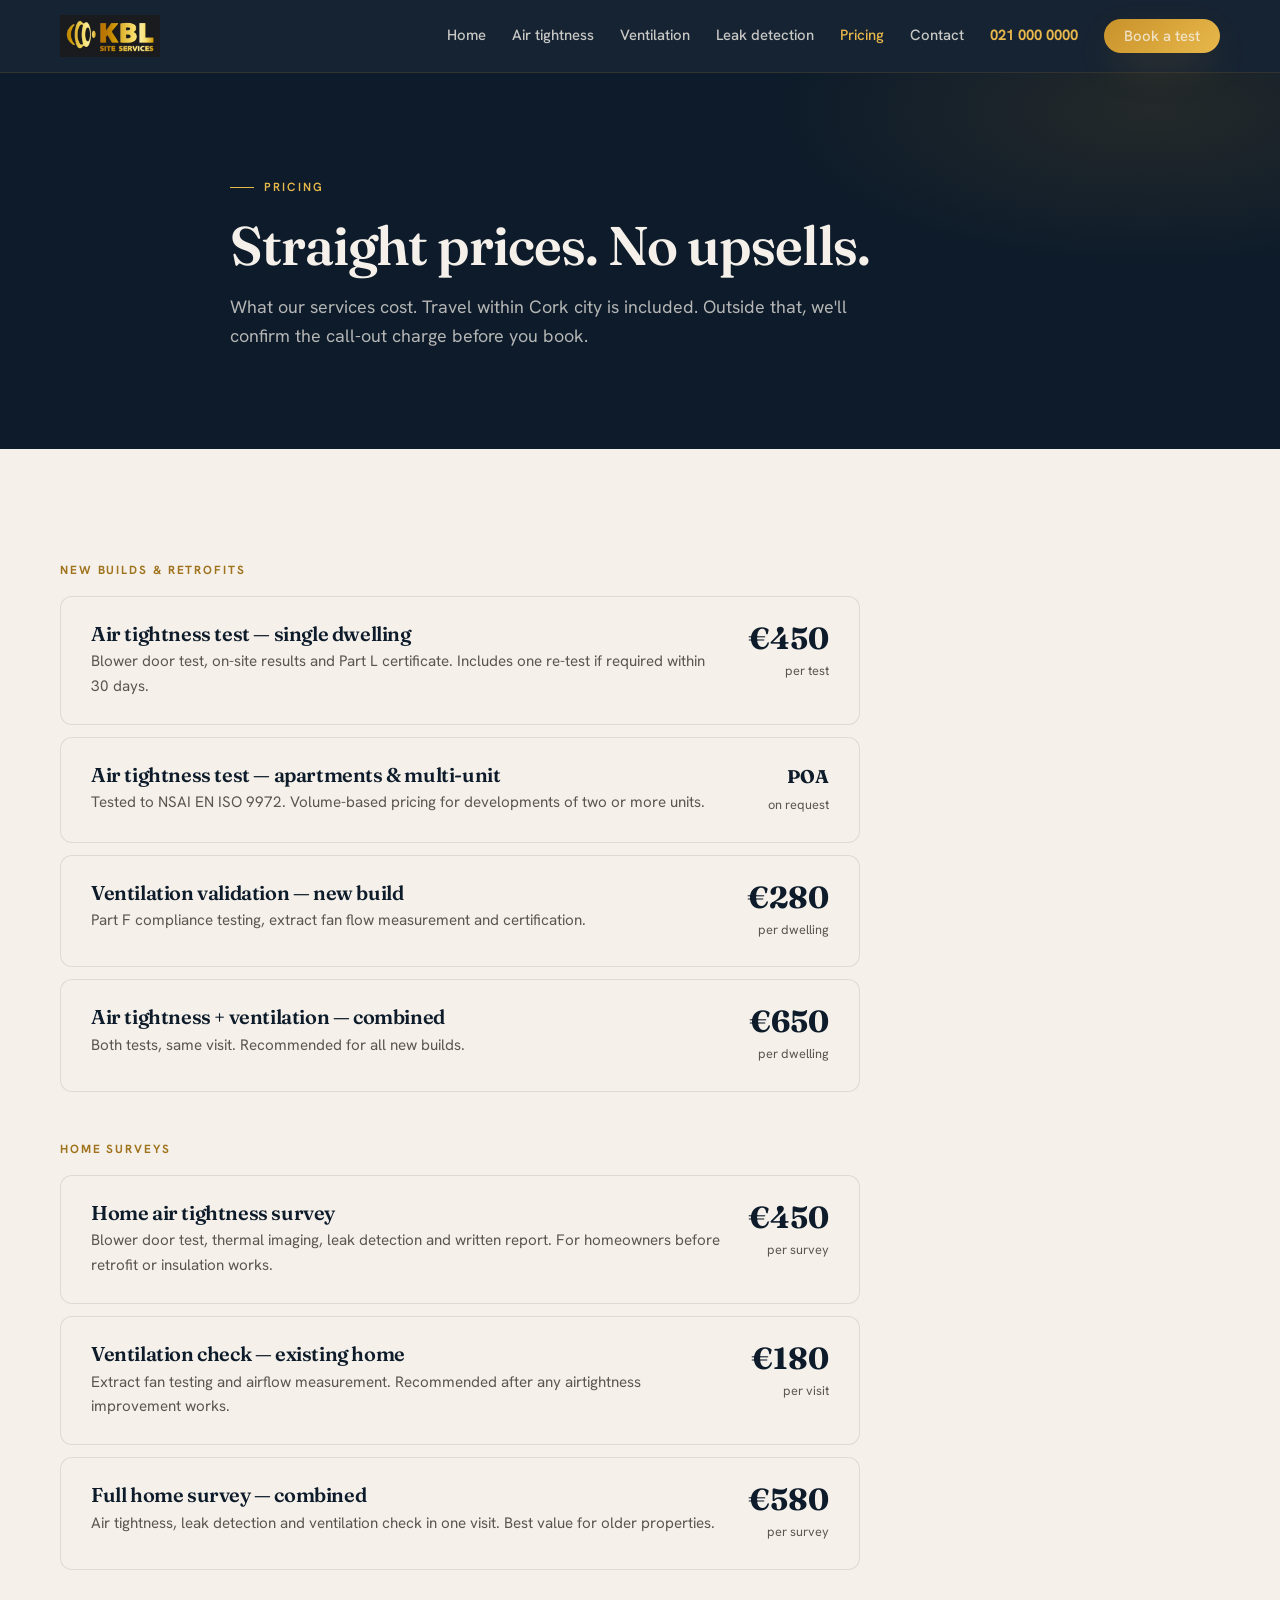
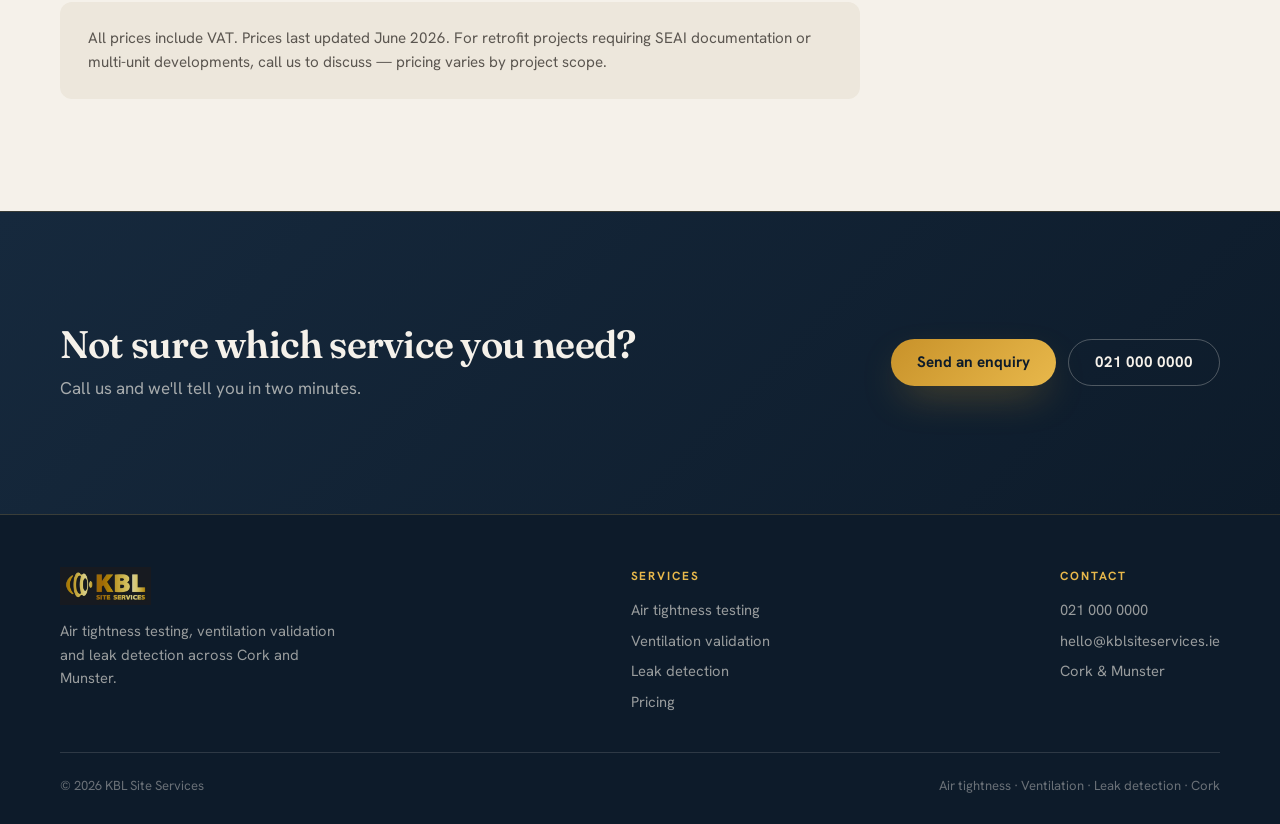
<file: pricing.html>
<!DOCTYPE html>
<html lang="en-IE">
<head>
<meta charset="UTF-8">
<meta name="viewport" content="width=device-width, initial-scale=1">
<title>Pricing — KBL Site Services</title>
<meta name="description" content="Straight pricing for air tightness testing, ventilation validation and leak detection. Cork and Munster. New builds, retrofits and home surveys.">
<link rel="icon" href="favicon.svg" type="image/svg+xml">
<link rel="stylesheet" href="style.css">
<style>
  .price-note { background: var(--paper-2); border-radius: var(--r); padding: 24px 28px; margin-top: 32px; max-width: 800px; }
  .price-note p { color: var(--muted); font-size: .95rem; margin: 0; }
  .price-section-label { font-family: var(--body); font-weight: 700; font-size: .74rem; letter-spacing: .16em; text-transform: uppercase; color: var(--gold-deep); margin: 48px 0 16px; display: block; }
  .price-section-label:first-child { margin-top: 0; }
</style>
</head>
<body>

<header class="site-header">
  <div class="wrap nav">
    <a class="brand" href="index.html">
      <img src="KBL_logo.jpg" alt="KBL Site Services" class="brand__logo">
    </a>
    <nav class="nav__links" id="nav">
      <a href="index.html">Home</a>
      <a href="air-tightness.html">Air tightness</a>
      <a href="ventilation.html">Ventilation</a>
      <a href="leak-detection.html">Leak detection</a>
      <a href="pricing.html" class="active">Pricing</a>
      <a href="contact.html">Contact</a>
      <a class="nav__phone" href="tel:+353000000000">021 000 0000</a>
      <a class="btn btn--primary nav__cta" href="contact.html">Book a test</a>
    </nav>
    <button class="nav__toggle" aria-label="Menu">
      <svg width="24" height="24" viewBox="0 0 24 24" fill="none" stroke="currentColor" stroke-width="2"><line x1="3" y1="6" x2="21" y2="6"/><line x1="3" y1="12" x2="21" y2="12"/><line x1="3" y1="18" x2="21" y2="18"/></svg>
    </button>
  </div>
</header>

<section class="pagehead">
  <div class="wrap">
    <span class="eyebrow">Pricing</span>
    <h1>Straight prices. No upsells.</h1>
    <p>What our services cost. Travel within Cork city is included. Outside that, we'll confirm the call-out charge before you book.</p>
  </div>
</section>

<section class="section">
  <div class="wrap">

    <span class="price-section-label">New builds &amp; retrofits</span>
    <div class="price-list" id="price-list">
      <div class="price-row">
        <div>
          <h3 class="price-row__title">Air tightness test — single dwelling</h3>
          <p class="price-row__desc">Blower door test, on-site results and Part L certificate. Includes one re-test if required within 30 days.</p>
        </div>
        <div class="price-row__price">
          <span class="price-row__amount">€450</span>
          <span class="price-row__unit">per test</span>
        </div>
      </div>
      <div class="price-row">
        <div>
          <h3 class="price-row__title">Air tightness test — apartments &amp; multi-unit</h3>
          <p class="price-row__desc">Tested to NSAI EN ISO 9972. Volume-based pricing for developments of two or more units.</p>
        </div>
        <div class="price-row__price">
          <span class="price-row__amount price-row__amount--poa">POA</span>
          <span class="price-row__unit">on request</span>
        </div>
      </div>
      <div class="price-row">
        <div>
          <h3 class="price-row__title">Ventilation validation — new build</h3>
          <p class="price-row__desc">Part F compliance testing, extract fan flow measurement and certification.</p>
        </div>
        <div class="price-row__price">
          <span class="price-row__amount">€280</span>
          <span class="price-row__unit">per dwelling</span>
        </div>
      </div>
      <div class="price-row">
        <div>
          <h3 class="price-row__title">Air tightness + ventilation — combined</h3>
          <p class="price-row__desc">Both tests, same visit. Recommended for all new builds.</p>
        </div>
        <div class="price-row__price">
          <span class="price-row__amount">€650</span>
          <span class="price-row__unit">per dwelling</span>
        </div>
      </div>
    </div>

    <span class="price-section-label">Home surveys</span>
    <div class="price-list">
      <div class="price-row">
        <div>
          <h3 class="price-row__title">Home air tightness survey</h3>
          <p class="price-row__desc">Blower door test, thermal imaging, leak detection and written report. For homeowners before retrofit or insulation works.</p>
        </div>
        <div class="price-row__price">
          <span class="price-row__amount">€450</span>
          <span class="price-row__unit">per survey</span>
        </div>
      </div>
      <div class="price-row">
        <div>
          <h3 class="price-row__title">Ventilation check — existing home</h3>
          <p class="price-row__desc">Extract fan testing and airflow measurement. Recommended after any airtightness improvement works.</p>
        </div>
        <div class="price-row__price">
          <span class="price-row__amount">€180</span>
          <span class="price-row__unit">per visit</span>
        </div>
      </div>
      <div class="price-row">
        <div>
          <h3 class="price-row__title">Full home survey — combined</h3>
          <p class="price-row__desc">Air tightness, leak detection and ventilation check in one visit. Best value for older properties.</p>
        </div>
        <div class="price-row__price">
          <span class="price-row__amount">€580</span>
          <span class="price-row__unit">per survey</span>
        </div>
      </div>
    </div>

    <div class="price-note">
      <p>All prices include VAT. Prices last updated June 2026. For retrofit projects requiring SEAI documentation or multi-unit developments, call us to discuss — pricing varies by project scope.</p>
    </div>

  </div>
</section>

<section class="section cta-band">
  <div class="wrap">
    <div>
      <h2>Not sure which service you need?</h2>
      <p>Call us and we'll tell you in two minutes.</p>
    </div>
    <div style="display:flex;gap:12px;flex-wrap:wrap">
      <a class="btn btn--primary" href="contact.html">Send an enquiry</a>
      <a class="btn btn--ghost" href="tel:+353000000000">021 000 0000</a>
    </div>
  </div>
</section>

<footer class="site-footer">
  <div class="wrap">
    <div class="footer-top">
      <div class="footer-col">
        <a class="brand" href="index.html" style="margin-bottom:14px">
          <img src="KBL_logo.jpg" alt="KBL Site Services" class="brand__logo brand__logo--footer">
        </a>
        <p style="max-width:280px">Air tightness testing, ventilation validation and leak detection across Cork and Munster.</p>
      </div>
      <div class="footer-col">
        <h4>Services</h4>
        <a href="air-tightness.html">Air tightness testing</a>
        <a href="ventilation.html">Ventilation validation</a>
        <a href="leak-detection.html">Leak detection</a>
        <a href="pricing.html">Pricing</a>
      </div>
      <div class="footer-col">
        <h4>Contact</h4>
        <a href="tel:+353000000000">021 000 0000</a>
        <a href="mailto:hello@kblsiteservices.ie">hello@kblsiteservices.ie</a>
        <p>Cork &amp; Munster</p>
      </div>
    </div>
    <div class="footer-bottom">
      <span>© 2026 KBL Site Services</span>
      <span>Air tightness · Ventilation · Leak detection · Cork</span>
    </div>
  </div>
</footer>

<script src="main.js"></script>
</body>
</html>
</file>
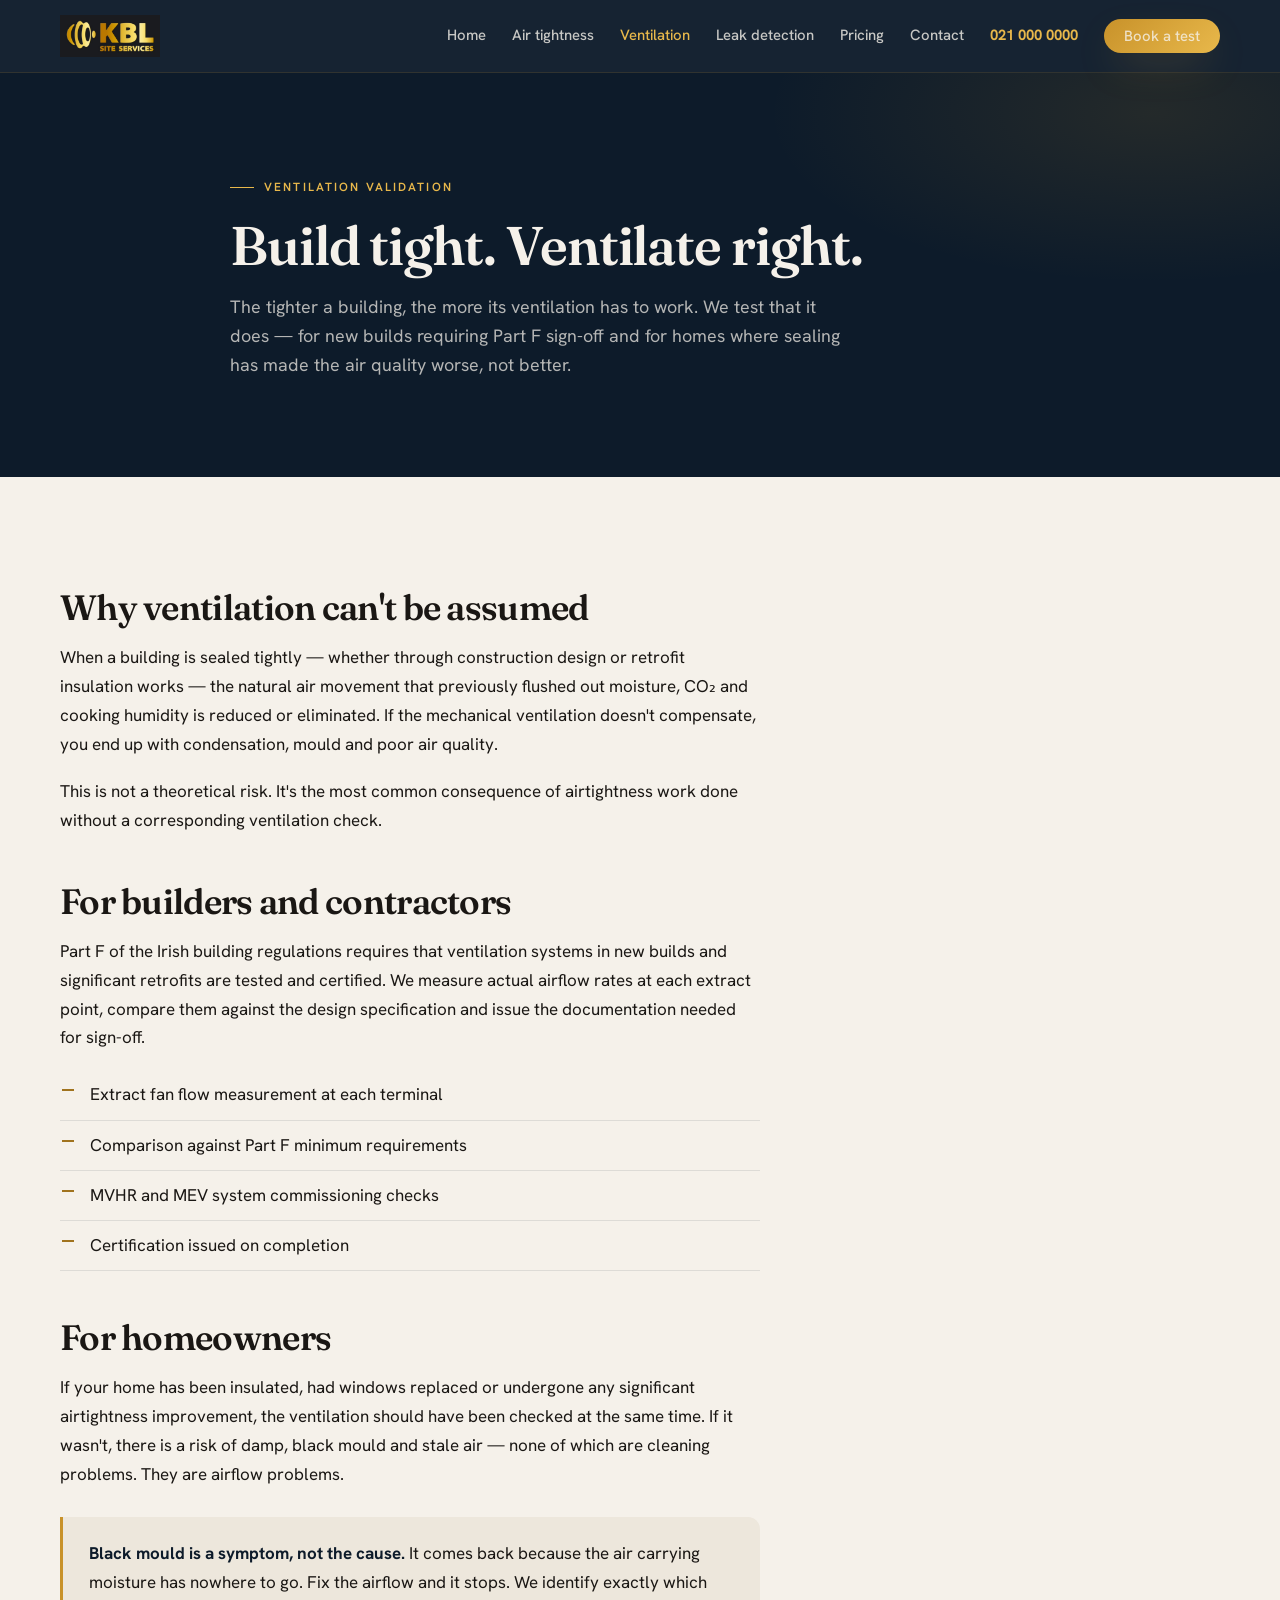
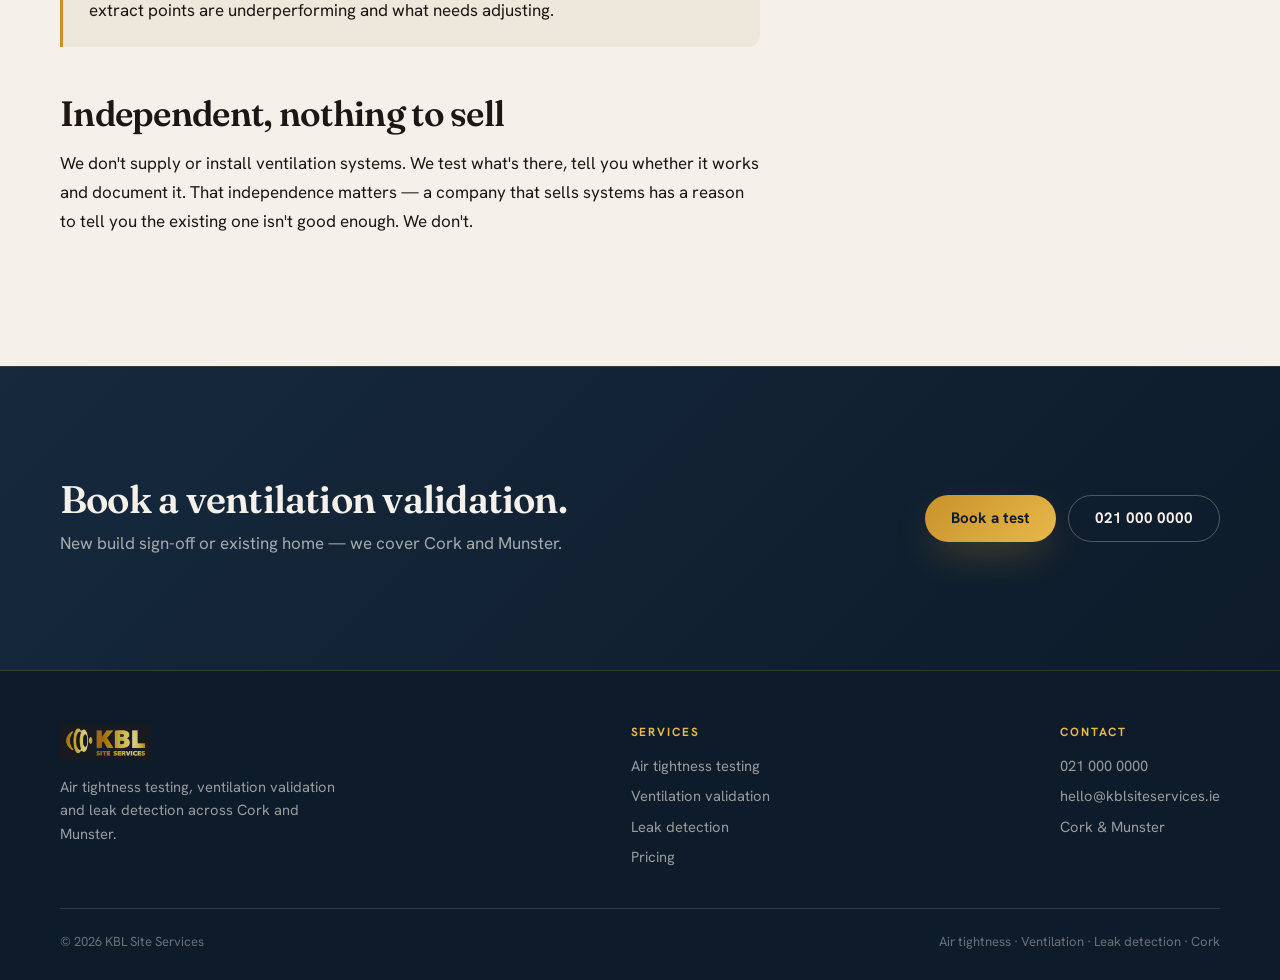
<file: ventilation.html>
<!DOCTYPE html>
<html lang="en-IE">
<head>
<meta charset="UTF-8">
<meta name="viewport" content="width=device-width, initial-scale=1">
<title>Ventilation validation — KBL Site Services</title>
<meta name="description" content="Part F ventilation validation for new builds, retrofits and homes across Cork and Munster. Independent testing, no systems to sell.">
<link rel="icon" href="favicon.svg" type="image/svg+xml">
<link rel="stylesheet" href="style.css">
</head>
<body>

<header class="site-header">
  <div class="wrap nav">
    <a class="brand" href="index.html">
      <img src="KBL_logo.jpg" alt="KBL Site Services" class="brand__logo">
    </a>
    <nav class="nav__links" id="nav">
      <a href="index.html">Home</a>
      <a href="air-tightness.html">Air tightness</a>
      <a href="ventilation.html" class="active">Ventilation</a>
      <a href="leak-detection.html">Leak detection</a>
      <a href="pricing.html">Pricing</a>
      <a href="contact.html">Contact</a>
      <a class="nav__phone" href="tel:+353000000000">021 000 0000</a>
      <a class="btn btn--primary nav__cta" href="contact.html">Book a test</a>
    </nav>
    <button class="nav__toggle" aria-label="Menu">
      <svg width="24" height="24" viewBox="0 0 24 24" fill="none" stroke="currentColor" stroke-width="2"><line x1="3" y1="6" x2="21" y2="6"/><line x1="3" y1="12" x2="21" y2="12"/><line x1="3" y1="18" x2="21" y2="18"/></svg>
    </button>
  </div>
</header>

<section class="pagehead">
  <div class="wrap">
    <span class="eyebrow">Ventilation validation</span>
    <h1>Build tight. Ventilate right.</h1>
    <p>The tighter a building, the more its ventilation has to work. We test that it does — for new builds requiring Part F sign-off and for homes where sealing has made the air quality worse, not better.</p>
  </div>
</section>

<section class="section">
  <div class="wrap">
    <div class="prose reveal">

      <h2>Why ventilation can't be assumed</h2>
      <p>When a building is sealed tightly — whether through construction design or retrofit insulation works — the natural air movement that previously flushed out moisture, CO₂ and cooking humidity is reduced or eliminated. If the mechanical ventilation doesn't compensate, you end up with condensation, mould and poor air quality.</p>
      <p>This is not a theoretical risk. It's the most common consequence of airtightness work done without a corresponding ventilation check.</p>

      <h2>For builders and contractors</h2>
      <p>Part F of the Irish building regulations requires that ventilation systems in new builds and significant retrofits are tested and certified. We measure actual airflow rates at each extract point, compare them against the design specification and issue the documentation needed for sign-off.</p>
      <ul>
        <li>Extract fan flow measurement at each terminal</li>
        <li>Comparison against Part F minimum requirements</li>
        <li>MVHR and MEV system commissioning checks</li>
        <li>Certification issued on completion</li>
      </ul>

      <h2>For homeowners</h2>
      <p>If your home has been insulated, had windows replaced or undergone any significant airtightness improvement, the ventilation should have been checked at the same time. If it wasn't, there is a risk of damp, black mould and stale air — none of which are cleaning problems. They are airflow problems.</p>

      <div class="callout">
        <p style="margin:0"><strong>Black mould is a symptom, not the cause.</strong> It comes back because the air carrying moisture has nowhere to go. Fix the airflow and it stops. We identify exactly which extract points are underperforming and what needs adjusting.</p>
      </div>

      <h2>Independent, nothing to sell</h2>
      <p>We don't supply or install ventilation systems. We test what's there, tell you whether it works and document it. That independence matters — a company that sells systems has a reason to tell you the existing one isn't good enough. We don't.</p>

    </div>
  </div>
</section>

<section class="section cta-band">
  <div class="wrap">
    <div>
      <h2>Book a ventilation validation.</h2>
      <p>New build sign-off or existing home — we cover Cork and Munster.</p>
    </div>
    <div style="display:flex;gap:12px;flex-wrap:wrap">
      <a class="btn btn--primary" href="contact.html">Book a test</a>
      <a class="btn btn--ghost" href="tel:+353000000000">021 000 0000</a>
    </div>
  </div>
</section>

<footer class="site-footer">
  <div class="wrap">
    <div class="footer-top">
      <div class="footer-col">
        <a class="brand" href="index.html" style="margin-bottom:14px">
          <img src="KBL_logo.jpg" alt="KBL Site Services" class="brand__logo brand__logo--footer">
        </a>
        <p style="max-width:280px">Air tightness testing, ventilation validation and leak detection across Cork and Munster.</p>
      </div>
      <div class="footer-col">
        <h4>Services</h4>
        <a href="air-tightness.html">Air tightness testing</a>
        <a href="ventilation.html">Ventilation validation</a>
        <a href="leak-detection.html">Leak detection</a>
        <a href="pricing.html">Pricing</a>
      </div>
      <div class="footer-col">
        <h4>Contact</h4>
        <a href="tel:+353000000000">021 000 0000</a>
        <a href="mailto:hello@kblsiteservices.ie">hello@kblsiteservices.ie</a>
        <p>Cork &amp; Munster</p>
      </div>
    </div>
    <div class="footer-bottom">
      <span>© 2026 KBL Site Services</span>
      <span>Air tightness · Ventilation · Leak detection · Cork</span>
    </div>
  </div>
</footer>

<script src="main.js"></script>
</body>
</html>
</file>
<file: style.css>
/* ==========================================================================
   KBL Site Services
   Palette: Deep Navy #0D1B2A / Gold #C8922A–#E8B84B / Paper #F5F1EA
   Typography: Fraunces (display) / Hanken Grotesk (body)
   ========================================================================== */

@import url('https://fonts.googleapis.com/css2?family=Fraunces:opsz,wght@9..144,400;9..144,500;9..144,600;9..144,700&family=Hanken+Grotesk:wght@400;500;600;700&display=swap');

:root {
  --navy:        #0D1B2A;
  --navy-700:    #16293d;
  --navy-600:    #1f3a55;
  --navy-500:    #254B6B;

  /* Richer gold — closer to the logo gradient */
  --gold:        #C8922A;
  --gold-light:  #E8B84B;
  --gold-pale:   #F2D48A;
  --gold-deep:   #A0731E;

  --paper:       #F5F1EA;
  --paper-2:     #EDE7DC;
  --ink:         #1a1714;
  --muted:       #5b5650;
  --line:        rgba(13,27,42,.10);
  --line-light:  rgba(245,241,234,.14);

  --display: 'Fraunces', Georgia, serif;
  --body:    'Hanken Grotesk', system-ui, sans-serif;

  --wrap: 1160px;
  --r:    12px;
  --r-lg: 20px;
  --shadow-gold: 0 16px 40px -12px rgba(200,146,42,.45);
  --shadow-dark: 0 24px 60px -20px rgba(13,27,42,.6);
}

*, *::before, *::after { box-sizing: border-box; }
html { scroll-behavior: smooth; }
body {
  margin: 0;
  font-family: var(--body);
  color: var(--ink);
  background: var(--paper);
  line-height: 1.6;
  -webkit-font-smoothing: antialiased;
  font-size: 17px;
}
h1, h2, h3 { font-family: var(--display); font-weight: 600; line-height: 1.08; letter-spacing: -.02em; margin: 0; }
a { color: inherit; text-decoration: none; }
img { max-width: 100%; display: block; }

.wrap { width: min(100% - 40px, var(--wrap)); margin-inline: auto; }
.section { padding: clamp(64px, 9vw, 112px) 0; }

/* ---------- Buttons ---------- */
.btn {
  display: inline-flex; align-items: center; gap: 9px;
  font-family: var(--body); font-weight: 700; font-size: .95rem;
  padding: 15px 26px; border-radius: 100px; border: 0; cursor: pointer;
  transition: transform .18s ease, box-shadow .18s ease, background .18s ease;
  line-height: 1; white-space: nowrap;
}
.btn--primary {
  background: linear-gradient(135deg, var(--gold), var(--gold-light));
  color: var(--navy);
  box-shadow: var(--shadow-gold);
}
.btn--primary:hover { transform: translateY(-2px); box-shadow: 0 20px 48px -12px rgba(200,146,42,.55); filter: brightness(1.06); }
.btn--ghost { background: transparent; color: var(--paper); border: 1.5px solid rgba(245,241,234,.28); }
.btn--ghost:hover { border-color: var(--gold-light); color: var(--gold-light); }
.btn--dark { background: var(--navy); color: var(--paper); }
.btn--dark:hover { transform: translateY(-2px); background: var(--navy-700); }
.btn--outline-gold { background: transparent; color: var(--gold); border: 1.5px solid var(--gold); }
.btn--outline-gold:hover { background: var(--gold); color: var(--navy); }

/* ---------- Eyebrow ---------- */
.eyebrow {
  display: inline-flex; align-items: center; gap: 10px;
  font-family: var(--body); font-weight: 600; font-size: .74rem;
  letter-spacing: .18em; text-transform: uppercase;
  color: var(--gold-light); margin-bottom: 20px;
}
.eyebrow::before { content: ""; width: 24px; height: 1.5px; background: var(--gold-light); flex-shrink: 0; }
.eyebrow--dark { color: var(--gold-deep); }
.eyebrow--dark::before { background: var(--gold-deep); }

/* ---------- Header ---------- */
.site-header {
  position: sticky; top: 0; z-index: 50;
  background: rgba(13,27,42,.96);
  backdrop-filter: blur(14px);
  border-bottom: 1px solid rgba(200,146,42,.15);
}
.nav { display: flex; align-items: center; justify-content: space-between; padding: 15px 0; }
.brand { display: flex; align-items: center; gap: 11px; color: var(--paper); }
.brand__logo { height: 38px; width: auto; display: block; }
.brand__mark {
  width: 36px; height: 36px; border-radius: 8px;
  background: linear-gradient(135deg, var(--gold), var(--gold-light));
  color: var(--navy); font-family: var(--display); font-weight: 700;
  font-size: 1.1rem; display: grid; place-items: center;
}
.brand__name { font-family: var(--display); font-weight: 600; font-size: 1.15rem; letter-spacing: -.01em; }
.brand__name small { display: block; font-family: var(--body); font-weight: 500; font-size: .6rem; letter-spacing: .2em; text-transform: uppercase; color: var(--gold-light); }

.nav__links { display: flex; align-items: center; gap: 26px; }
.nav__links a { color: rgba(245,241,234,.8); font-weight: 500; font-size: .93rem; transition: color .15s; }
.nav__links a:hover, .nav__links a.active { color: var(--gold-light); }
.nav__phone { color: var(--gold-light) !important; font-weight: 700 !important; display: inline-flex; align-items: center; gap: 7px; }
.nav__cta { padding: 10px 20px; font-size: .88rem; }
.nav__toggle { display: none; background: none; border: 0; color: var(--paper); cursor: pointer; }

@media (max-width: 900px) {
  .nav__links {
    position: fixed; inset: 64px 0 auto 0; flex-direction: column; gap: 0;
    background: var(--navy); padding: 8px 20px 24px;
    border-bottom: 1px solid var(--line-light);
    transform: translateY(-130%); transition: transform .28s ease; align-items: stretch;
  }
  .nav__links.open { transform: translateY(0); }
  .nav__links a { padding: 13px 0; border-bottom: 1px solid var(--line-light); }
  .nav__toggle { display: block; }
}

/* ---------- Hero ---------- */
.hero {
  background: var(--navy);
  color: var(--paper);
  position: relative; overflow: hidden;
  padding: clamp(72px, 10vw, 128px) 0 clamp(80px, 10vw, 136px);
}

/* Radial glow — echoes the signal/scan motif from the logo */
.hero::before {
  content: "";
  position: absolute;
  top: -20%; right: -5%;
  width: 620px; height: 620px;
  border-radius: 50%;
  background: radial-gradient(circle, rgba(200,146,42,.13) 0%, transparent 70%);
  pointer-events: none;
}
.hero::after {
  content: "";
  position: absolute;
  bottom: -10%; left: -8%;
  width: 400px; height: 400px;
  border-radius: 50%;
  background: radial-gradient(circle, rgba(31,58,85,.7) 0%, transparent 70%);
  pointer-events: none;
}

.hero__split {
  display: grid;
  grid-template-columns: 55fr 45fr;
  gap: 56px;
  align-items: center;
  position: relative; z-index: 1;
}
.hero__content { max-width: 620px; }
.hero h1 {
  font-size: clamp(2.4rem, 5vw, 3.8rem);
  font-weight: 700;
  line-height: 1.06;
  color: var(--paper);
  margin-bottom: 24px;
}
.hero h1 em { font-style: italic; color: var(--gold-light); }
.hero__sub {
  font-size: clamp(1rem, 1.8vw, 1.18rem);
  color: rgba(245,241,234,.72);
  max-width: 540px;
  margin: 0 0 36px;
  line-height: 1.65;
}
.hero__actions { display: flex; flex-wrap: wrap; gap: 12px; margin-bottom: 32px; }

.trust-row {
  display: flex; flex-wrap: wrap; gap: 8px 20px;
  font-size: .82rem; font-weight: 600;
  color: rgba(245,241,234,.5);
  letter-spacing: .03em;
}

/* Image panel */
.hero__image { position: relative; }
.hero__image-frame {
  position: relative;
  border-radius: var(--r-lg);
  overflow: hidden;
  background: #000;
  box-shadow: var(--shadow-dark), 0 0 0 1px rgba(200,146,42,.2);
}
.hero__image-frame img {
  width: 100%;
  display: block;
  opacity: .92;
  transition: opacity .3s;
}
.hero__image-frame:hover img { opacity: 1; }

/* Scan line animation — nod to the signal/detection motif */
.hero__image-frame::after {
  content: "";
  position: absolute;
  inset: 0;
  background: linear-gradient(180deg, transparent 0%, rgba(200,146,42,.04) 50%, transparent 100%);
  animation: scanline 4s ease-in-out infinite;
  pointer-events: none;
}
@keyframes scanline {
  0%, 100% { transform: translateY(-100%); opacity: 0; }
  20% { opacity: 1; }
  80% { opacity: 1; }
  100% { transform: translateY(100%); opacity: 0; }
}

.hero__image-badge {
  position: absolute;
  bottom: 16px; left: 16px;
  display: inline-flex; align-items: center; gap: 8px;
  background: rgba(13,27,42,.85);
  backdrop-filter: blur(8px);
  border: 1px solid rgba(200,146,42,.3);
  color: var(--gold-light);
  font-size: .75rem; font-weight: 700; letter-spacing: .1em; text-transform: uppercase;
  padding: 8px 14px; border-radius: 100px;
}

@media (max-width: 860px) {
  .hero__split { grid-template-columns: 1fr; gap: 40px; }
  .hero__image { order: -1; }
  .hero__image-frame { max-height: 260px; overflow: hidden; }
  .hero__image-frame img { object-fit: cover; object-position: center 30%; width: 100%; }
}

/* ---------- Page hero (interior) ---------- */
.pagehead {
  background: var(--navy); color: var(--paper);
  padding: clamp(56px,8vw,96px) 0 clamp(48px,7vw,80px);
  position: relative; overflow: hidden;
}
.pagehead::before {
  content:""; position:absolute; inset:0;
  background: radial-gradient(50% 70% at 90% 10%, rgba(200,146,42,.12), transparent 60%);
}
.pagehead .wrap { position: relative; z-index: 1; max-width: 820px; }
.pagehead h1 { font-size: clamp(2.2rem, 5vw, 3.4rem); }
.pagehead p { color: rgba(245,241,234,.72); font-size: 1.12rem; max-width: 620px; margin-top: 18px; }

/* ---------- Section heads ---------- */
.section-head { max-width: 640px; margin-bottom: 52px; }
.section-head h2 { font-size: clamp(1.9rem, 3.8vw, 2.8rem); }
.section-head p { color: var(--muted); font-size: 1.05rem; margin-top: 14px; }

/* ---------- Pain grid ---------- */
.pain { background: var(--paper-2); }
.pain-grid { display: grid; grid-template-columns: repeat(auto-fit, minmax(248px,1fr)); gap: 16px; }
.pain-card {
  background: var(--paper); border: 1px solid var(--line);
  border-radius: var(--r); padding: 30px 26px;
  transition: border-color .2s, transform .2s, box-shadow .2s;
}
.pain-card:hover { border-color: var(--gold); transform: translateY(-3px); box-shadow: 0 12px 32px -8px rgba(13,27,42,.12); }
.pain-card__icon {
  width: 44px; height: 44px; border-radius: 10px;
  background: var(--navy); color: var(--gold-light);
  display: grid; place-items: center; margin-bottom: 18px;
  font-size: 1.3rem;
}
.pain-card h3 { font-size: 1.15rem; margin-bottom: 8px; }
.pain-card p { color: var(--muted); font-size: .95rem; margin: 0; }

/* ---------- Toolkit grid ---------- */
.toolkit-grid { display: grid; grid-template-columns: 1fr 1fr; gap: 18px; }
.toolkit-card {
  border-radius: var(--r); padding: 36px 32px;
  color: var(--paper); background: var(--navy);
  position: relative; overflow: hidden; min-height: 260px;
  display: flex; flex-direction: column; justify-content: flex-end;
  transition: transform .2s, box-shadow .2s;
}
.toolkit-card:hover { transform: translateY(-3px); box-shadow: var(--shadow-dark); }
.toolkit-card--gold {
  background: linear-gradient(145deg, var(--gold-deep), var(--gold));
  color: var(--navy);
}
.toolkit-card__tag { font-weight: 700; font-size: .72rem; letter-spacing:.15em; text-transform:uppercase; opacity:.65; margin-bottom: auto; }
.toolkit-card h3 { font-size: 1.65rem; margin-bottom: 10px; }
.toolkit-card p { margin: 0 0 18px; opacity: .82; font-size: .98rem; }
.toolkit-card a { font-weight: 700; display:inline-flex; gap:6px; align-items:center; font-size: .9rem; }
@media (max-width: 720px){ .toolkit-grid { grid-template-columns: 1fr; } }

/* ---------- Process / steps ---------- */
.process { background: var(--navy); color: var(--paper); }
.process .section-head h2 { color: var(--paper); }
.process .section-head p { color: rgba(245,241,234,.65); }
.steps { display: grid; gap: 0; }
.step {
  display: grid; grid-template-columns: 80px 1fr; gap: 24px;
  padding: 32px 0; border-top: 1px solid var(--line-light); align-items: start;
}
.step:last-child { border-bottom: 1px solid var(--line-light); }
.step__num { font-family: var(--display); font-size: 2.4rem; color: var(--gold); line-height: 1; font-weight: 700; }
.step h3 { font-size: 1.35rem; margin-bottom: 8px; }
.step p { color: rgba(245,241,234,.68); margin: 0; max-width: 580px; font-size: .98rem; }
.step--light .step__num { color: var(--gold-deep); }
.step--light h3 { color: var(--navy); }
.step--light p { color: var(--muted); }
.step--light { border-top-color: var(--line); }
.step--light:last-child { border-bottom-color: var(--line); }
@media (max-width: 600px){ .step { grid-template-columns: 56px 1fr; gap: 16px; } .step__num{ font-size: 1.9rem; } }

/* ---------- Prose pages ---------- */
.prose { max-width: 700px; }
.prose h2 { font-size: clamp(1.55rem,3.2vw,2.2rem); margin: 48px 0 16px; }
.prose h2:first-child { margin-top: 0; }
.prose p { color: var(--ink); margin: 0 0 18px; line-height: 1.7; }
.prose ul { list-style: none; padding: 0; margin: 0 0 24px; }
.prose li { padding: 11px 0 11px 30px; border-bottom: 1px solid var(--line); position: relative; color: var(--ink); }
.prose li::before { content: ""; position: absolute; left: 2px; top: 19px; width: 12px; height: 2px; background: var(--gold-deep); }
.callout { background: var(--paper-2); border-left: 3px solid var(--gold); padding: 22px 26px; border-radius: 0 var(--r) var(--r) 0; margin: 28px 0; }
.callout strong { color: var(--navy); }

/* ---------- Pricing ---------- */
.price-list { display: grid; gap: 12px; max-width: 800px; }
.price-row {
  display: grid; grid-template-columns: 1fr auto; gap: 24px; align-items: start;
  padding: 26px 30px; background: var(--paper); border: 1px solid var(--line);
  border-radius: var(--r); transition: border-color .15s, transform .15s;
}
.price-row:hover { border-color: var(--gold); transform: translateY(-2px); }
.price-row__title { font-family: var(--display); font-size: 1.25rem; font-weight: 600; color: var(--navy); margin: 0 0 5px; }
.price-row__desc { color: var(--muted); font-size: .95rem; margin: 0; }
.price-row__price { text-align: right; white-space: nowrap; }
.price-row__amount { font-family: var(--display); font-size: 1.9rem; font-weight: 700; color: var(--navy); line-height: 1; }
.price-row__unit { display: block; font-size: .8rem; color: var(--muted); margin-top: 4px; }
.price-row__amount--poa { font-size: 1.15rem; }
.price-meta { color: var(--muted); font-size: .86rem; margin-top: 28px; max-width: 680px; }
@media (max-width: 520px) { .price-row { grid-template-columns: 1fr; } .price-row__price { text-align: left; } }

/* ---------- Contact ---------- */
.contact-grid { display: grid; grid-template-columns: 1fr 1.15fr; gap: 52px; align-items: start; }
@media (max-width: 860px){ .contact-grid { grid-template-columns: 1fr; gap: 32px; } }
.contact-aside h2 { font-size: clamp(1.7rem,3.8vw,2.4rem); margin-bottom: 16px; }
.contact-aside p { color: var(--muted); }
.contact-direct { margin-top: 28px; display: grid; gap: 12px; }
.contact-direct a { display: flex; align-items: center; gap: 14px; padding: 15px 18px; border:1px solid var(--line); border-radius: var(--r); font-weight: 600; transition: border-color .15s, background .15s; }
.contact-direct a:hover { border-color: var(--gold); background: var(--paper-2); }
.contact-direct .ico { width: 38px; height: 38px; border-radius: 9px; background: var(--navy); color: var(--gold-light); display:grid; place-items:center; flex: none; }
.contact-direct small { display:block; color: var(--muted); font-weight: 500; font-size: .78rem; }

.form { background: var(--paper); border:1px solid var(--line); border-radius: var(--r); padding: 30px; }
.field { margin-bottom: 18px; }
.field label { display:block; font-weight: 600; font-size: .9rem; margin-bottom: 7px; }
.field input, .field select, .field textarea {
  width: 100%; font-family: var(--body); font-size: 1rem; color: var(--ink);
  padding: 13px 15px; border: 1.5px solid var(--line); border-radius: 9px; background: var(--paper-2);
  transition: border-color .15s, background .15s;
}
.field input:focus, .field select:focus, .field textarea:focus { outline: none; border-color: var(--gold); background: #fff; }
.field textarea { resize: vertical; min-height: 100px; }
.field--error input, .field--error select, .field--error textarea { border-color: #c0392b; }
.field__msg { color: #c0392b; font-size: .8rem; margin-top: 5px; display: none; }
.field--error .field__msg { display: block; }
.form__status { display:none; padding: 13px 16px; border-radius: 9px; background: #e7f3ea; color: #1d5e34; font-weight: 600; margin-top: 8px; }
.form__status.show { display: block; }

/* ---------- CTA band ---------- */
.cta-band {
  background: linear-gradient(135deg, var(--navy-700), var(--navy));
  color: var(--paper);
  border-top: 1px solid rgba(200,146,42,.2);
  border-bottom: 1px solid rgba(200,146,42,.2);
}
.cta-band .wrap { display:flex; align-items:center; justify-content: space-between; gap: 30px; flex-wrap: wrap; }
.cta-band h2 { font-size: clamp(1.6rem,3.4vw,2.4rem); max-width: 580px; color: var(--paper); }
.cta-band p { color: rgba(245,241,234,.65); margin: 10px 0 0; }

/* ---------- Testimonial ---------- */
blockquote {
  background: var(--navy);
  color: var(--paper);
  border-radius: var(--r);
  padding: 36px 40px;
  font-family: var(--display);
  font-size: clamp(1.1rem, 2.2vw, 1.45rem);
  font-style: italic;
  line-height: 1.55;
  position: relative;
  max-width: 760px;
}
blockquote::before {
  content: "\201C";
  position: absolute; top: 16px; left: 32px;
  font-size: 5rem; color: var(--gold); opacity: .35;
  line-height: 1; font-family: var(--display);
}
blockquote cite { display: block; margin-top: 20px; font-style: normal; font-family: var(--body); font-size: .88rem; font-weight: 600; color: var(--gold-light); }

/* ---------- Footer ---------- */
.site-footer { background: var(--navy); color: rgba(245,241,234,.65); padding: 52px 0 28px; }
.footer-top { display:flex; justify-content: space-between; gap: 30px; flex-wrap: wrap; padding-bottom: 32px; border-bottom: 1px solid var(--line-light); }
.footer-col h4 { font-family: var(--body); color: var(--gold-light); font-size: .74rem; letter-spacing:.16em; text-transform:uppercase; margin: 0 0 12px; }
.footer-col a, .footer-col p { display:block; color: rgba(245,241,234,.6); margin: 0 0 7px; font-size: .92rem; }
.footer-col a:hover { color: var(--gold-light); }
.footer-bottom { padding-top: 22px; display:flex; justify-content: space-between; flex-wrap: wrap; gap: 10px; font-size: .82rem; color: rgba(245,241,234,.4); }

/* ---------- Scroll reveal ---------- */
.reveal { opacity: 0; transform: translateY(20px); transition: opacity .65s ease, transform .65s ease; }
.reveal.in { opacity: 1; transform: none; }

/* ---------- Reduced motion ---------- */
@media (prefers-reduced-motion: reduce) {
  .reveal { opacity: 1; transform: none; transition: none; }
  .hero__image-frame::after { display: none; }
  * { animation-duration: .01ms !important; transition-duration: .01ms !important; }
}

/* ---------- Audience cards ---------- */
.audience-grid { display: grid; grid-template-columns: 1fr 1fr; gap: 24px; }
@media (max-width: 820px) { .audience-grid { grid-template-columns: 1fr; } }

.audience-card {
  border: 1px solid var(--line); border-radius: var(--r-lg);
  overflow: hidden; background: var(--paper);
  display: flex; flex-direction: column;
  transition: transform .2s, box-shadow .2s;
}
.audience-card:hover { transform: translateY(-4px); box-shadow: 0 20px 48px -12px rgba(13,27,42,.14); }
.audience-card--gold { background: var(--navy); color: var(--paper); border-color: rgba(200,146,42,.2); }

.audience-card__icon { height: 200px; overflow: hidden; }
.audience-card__body { padding: 32px; flex: 1; display: flex; flex-direction: column; gap: 14px; }
.audience-card__label {
  font-size: .72rem; font-weight: 700; letter-spacing: .16em; text-transform: uppercase;
  color: var(--gold-deep);
}
.audience-card--gold .audience-card__label { color: var(--gold-light); }
.audience-card h3 { font-size: 1.5rem; margin: 0; }
.audience-card p { margin: 0; color: var(--muted); font-size: .98rem; line-height: 1.65; }
.audience-card--gold p { color: rgba(245,241,234,.7); }
.audience-card .btn { margin-top: auto; align-self: flex-start; }

/* ---------- Tick list ---------- */
.tick-list { list-style: none; padding: 0; margin: 0; display: grid; gap: 8px; }
.tick-list li { padding-left: 24px; position: relative; font-size: .95rem; color: var(--muted); }
.tick-list li::before { content: "✔"; position: absolute; left: 0; color: var(--gold-deep); font-size: .8rem; top: 2px; }
.tick-list--light li { color: rgba(245,241,234,.72); }
.tick-list--light li::before { color: var(--gold-light); }

/* ---------- Services grid ---------- */
.services-grid { display: grid; grid-template-columns: 1.15fr 1fr 1fr; gap: 20px; align-items: start; }
@media (max-width: 900px) { .services-grid { grid-template-columns: 1fr; } }

.service-card {
  border-radius: var(--r); padding: 36px 30px;
  border: 1px solid var(--line-light);
  display: flex; flex-direction: column; gap: 16px;
  color: var(--paper);
}
.service-card--featured {
  background: rgba(200,146,42,.08);
  border-color: rgba(200,146,42,.3);
}
.service-card__num { font-family: var(--display); font-size: 2.2rem; font-weight: 700; color: var(--gold); line-height: 1; }
.service-card h3 { font-size: 1.35rem; color: var(--paper); margin: 0; }
.service-card p { color: rgba(245,241,234,.68); font-size: .95rem; margin: 0; line-height: 1.65; }
.service-card__link {
  display: inline-flex; align-items: center; gap: 7px;
  font-weight: 700; font-size: .88rem; color: var(--gold-light);
  margin-top: auto; padding-top: 8px;
  transition: gap .15s;
}
.service-card__link:hover { gap: 12px; }

/* ---------- Project grid ---------- */
.project-grid { display: grid; grid-template-columns: 1fr 1fr; gap: 24px; }
@media (max-width: 720px) { .project-grid { grid-template-columns: 1fr; } }

.project-card { border-radius: var(--r-lg); overflow: hidden; border: 1px solid var(--line); background: var(--paper); }
.project-card__img { height: 220px; }
.project-card__body { padding: 28px; }
.project-card__label { font-size: .72rem; font-weight: 700; letter-spacing: .16em; text-transform: uppercase; color: var(--gold-deep); display: block; margin-bottom: 8px; }
.project-card h3 { font-size: 1.25rem; margin: 0 0 10px; }
.project-card p { color: var(--muted); font-size: .95rem; margin: 0; }

/* ---------- Image placeholders ---------- */
.img-placeholder {
  width: 100%; height: 100%;
  background: var(--navy);
  display: flex; flex-direction: column;
  align-items: center; justify-content: center;
  gap: 12px; color: rgba(200,146,42,.5);
  font-size: .78rem; font-weight: 600; letter-spacing: .1em;
  text-transform: uppercase;
}
.img-placeholder--large { background: var(--paper-2); color: var(--muted); }
.img-placeholder--large svg { stroke: var(--muted); opacity: .4; }

/* ---------- Audiences section ---------- */
.audiences { background: var(--paper); }

/* ---------- Logo image ---------- */
.brand__logo {
  height: 42px;
  width: auto;
  display: block;
  object-fit: contain;
}
.brand__logo--footer {
  height: 38px;
  opacity: .85;
}
</file>
